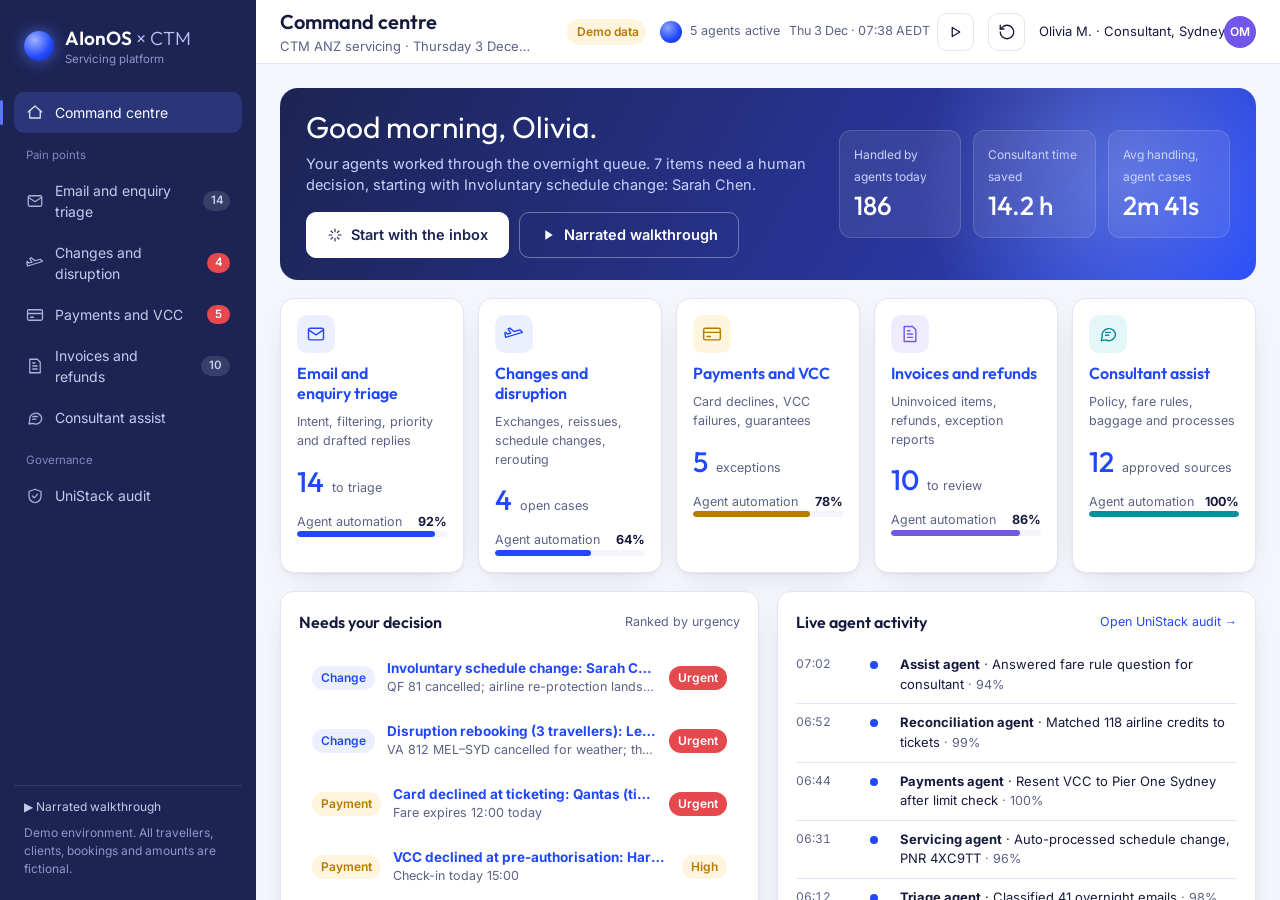
<file: index.html>
<!DOCTYPE html>
<html lang="en">
<head>
<meta charset="utf-8">
<meta name="viewport" content="width=device-width,initial-scale=1">
<title>CTM Servicing Platform · powered by AIonOS</title>
<link rel="stylesheet" href="assets/css/app.css">
</head>
<body>
<aside class="side" aria-label="Main navigation">
  <div class="brand"><div class="mark"></div><div><b>AIonOS</b> <span>× CTM</span><small>Servicing platform</small></div></div>
  <nav id="nav"></nav>
  <div class="sp"></div>
  <div class="sidefoot">
    <a href="walkthrough/">▶ Narrated walkthrough</a>
    <span>Demo environment. All travellers, clients, bookings and amounts are fictional.</span>
  </div>
</aside>
<div class="wrap">
  <header class="top">
    <div><h1 id="title">Command centre</h1><div class="crumb" id="crumb"></div></div>
    <div class="sp"></div>
    <span class="envpill">Demo data</span>
    <span class="agentpill"><span class="orb"></span>5 agents active</span>
    <span class="clock" id="clock"></span>
    <button class="iconbtn" id="bSpeed" title="Agent speed"></button>
    <button class="iconbtn" id="bReset" title="Reset demo"></button>
    <div class="who"><span>Olivia M. · Consultant, Sydney</span><div class="av" style="background:#7357E8">OM</div></div>
  </header>
  <main id="main"></main>
</div>
<div class="toasts" id="toasts" aria-live="polite"></div>
<script src="assets/js/data.js"></script>
<script src="assets/js/core.js"></script>
<script src="assets/js/home.js"></script>
<script src="assets/js/inbox.js"></script>
<script src="assets/js/changes.js"></script>
<script src="assets/js/payments.js"></script>
<script src="assets/js/recon.js"></script>
<script src="assets/js/assist.js"></script>
<script src="assets/js/audit.js"></script>
<script>App.start()</script>
</body>
</html>
</file>
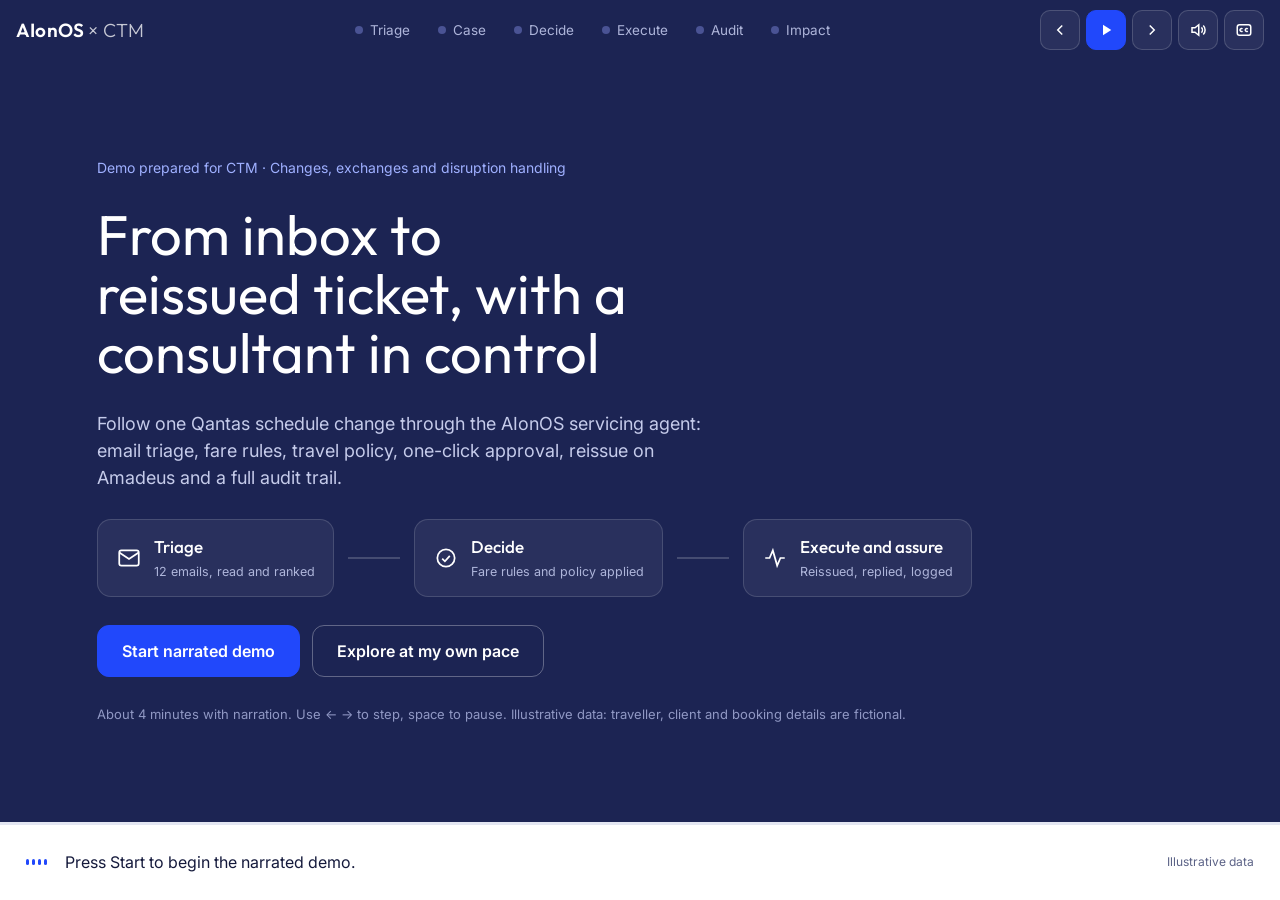
<file: walkthrough/index.html>
<!DOCTYPE html>
<html lang="en">
<head>
<meta charset="utf-8">
<meta name="viewport" content="width=device-width,initial-scale=1">
<title>AIonOS × CTM Servicing Agent</title>
<link rel="preconnect" href="https://fonts.googleapis.com">
<link href="https://fonts.googleapis.com/css2?family=Outfit:wght@300;400;500;600;700&family=Inter:wght@400;500;600&family=JetBrains+Mono:wght@400;500&display=swap" rel="stylesheet">
<style>
/* VOICE: calm, precise, premium enterprise product; few hues, lots of air
   IDEA: a real CTM servicing desk where an agent quietly does the work, narrated like a keynote demo
   PICTURE: the app itself, plus one trip timeline that shows the missed meeting and the fix
   COLOUR and TYPE: AIonOS navy #1C2453 and signal blue #2148FB on white; Outfit for titles, Inter for UI, JetBrains Mono for PNRs
   LAYOUT: navy top bar with stage stepper, app window centre, caption bar with progress at the foot */
:root{color-scheme:light dark;
--navy:#1C2453;--blue:#2148FB;--blue2:#5B78FC;--mist:#ECEFFE;
--bg:light-dark(#F3F5FB,#0B1029);--card:light-dark(#FFFFFF,#151B3E);--ink:light-dark(#151A3C,#E8EBFA);
--muted:light-dark(#5B6286,#9DA5CB);--line:light-dark(#E3E6F2,#283062);--soft:light-dark(#F2F4FC,#1B2249);
--tint:light-dark(#ECEFFE,#1E2A6B);--red:#E5484D;--redt:light-dark(#FDECEC,#3A1A26);--amber:#B77900;--ambert:light-dark(#FFF5DE,#3A2E12);
--green:#13955D;--greent:light-dark(#E5F6EE,#123428);--violet:#7357E8;--violett:light-dark(#F0ECFF,#2A2154);--teal:#0B8E9B;--tealt:light-dark(#E3F6F8,#0F3238);
--shadow:0 1px 2px rgba(20,26,60,.06),0 12px 32px -12px rgba(20,26,60,.18)}
:root[data-theme=light]{color-scheme:light}:root[data-theme=dark]{color-scheme:dark}
*{box-sizing:border-box;min-width:0}
html,body{height:100%}
body{margin:0;background:var(--bg);color:var(--ink);font:15px/1.5 Inter,system-ui,sans-serif;overflow:hidden;display:grid;grid-template-rows:60px minmax(0,1fr) auto}
.noanim *{transition:none!important;animation:none!important}
button{font:inherit;cursor:pointer;color:inherit}
button:focus-visible,[tabindex]:focus-visible{outline:2px solid var(--blue2);outline-offset:2px}
h1,h2,h3{font-family:Outfit,Inter,sans-serif;font-weight:500;margin:0;text-wrap:balance}
.mono{font-family:"JetBrains Mono",ui-monospace,monospace}
/* top bar */
.top{background:var(--navy);color:#fff;display:flex;align-items:center;gap:16px;padding:0 16px}
.brand{font-family:Outfit;font-size:19px;font-weight:600;white-space:nowrap;letter-spacing:.2px}
.brand span{font-weight:300;opacity:.75}
.stepper{flex:1;display:flex;justify-content:center;gap:4px;overflow:hidden}
.stg{background:none;border:0;color:#AEB5DA;padding:7px 12px;border-radius:999px;font-size:13.5px;display:flex;align-items:center;gap:7px;white-space:nowrap;min-height:36px}
.stg i{width:8px;height:8px;border-radius:50%;background:#4A5394;flex:none;transition:.3s}
.stg.done i{background:var(--blue2)}.stg.on{background:rgba(255,255,255,.1);color:#fff}.stg.on i{background:#fff;box-shadow:0 0 0 4px rgba(91,120,252,.45)}
.ctrls{display:flex;gap:6px}
.cb{width:40px;height:40px;border-radius:10px;border:1px solid rgba(255,255,255,.16);background:rgba(255,255,255,.06);display:grid;place-items:center;color:#fff}
.cb:hover{background:rgba(255,255,255,.14)}.cb svg{width:18px;height:18px}.cb.off{opacity:.45}
.cb.play{background:var(--blue);border-color:var(--blue)}
/* stage */
main{position:relative;overflow:hidden;padding:18px clamp(12px,2vw,28px)}
.app{position:absolute;inset:18px clamp(12px,2vw,28px);background:var(--card);border:1px solid var(--line);border-radius:16px;box-shadow:var(--shadow);display:grid;grid-template-rows:52px minmax(0,1fr);overflow:hidden;transition:opacity .5s,transform .5s}
.app.hide{opacity:0;transform:scale(.985);pointer-events:none}
.abar{display:flex;align-items:center;gap:14px;padding:0 18px;border-bottom:1px solid var(--line)}
.abar b{font-family:Outfit;font-weight:600;font-size:16px}
.pill{font-size:12px;padding:3px 9px;border-radius:999px;background:var(--tint);color:var(--blue);font-weight:600;white-space:nowrap}
.abar .sp{flex:1}
.who{display:flex;align-items:center;gap:8px;font-size:13px;color:var(--muted);white-space:nowrap}
.av{width:30px;height:30px;border-radius:50%;display:grid;place-items:center;font-size:12px;font-weight:600;color:#fff;background:var(--slate,#4A5175);flex:none}
.abody{position:relative;overflow:hidden}
.view{position:absolute;inset:0;overflow:auto;padding:18px;opacity:0;transform:translateY(10px);transition:opacity .45s,transform .45s;pointer-events:none}
.view.on{opacity:1;transform:none;pointer-events:auto}
.full{position:absolute;inset:0;opacity:0;pointer-events:none;transition:opacity .6s;background:var(--navy);color:#fff;overflow:auto}
.full.on{opacity:1;pointer-events:auto}
/* cards & common */
.card{background:var(--card);border:1px solid var(--line);border-radius:14px;padding:16px}
.ct{font-family:Outfit;font-size:15px;font-weight:600;margin:0 0 10px;display:flex;align-items:center;gap:8px}
.ct small{font-family:Inter;font-weight:400;color:var(--muted);font-size:12.5px;margin-left:auto}
.lbl{font-size:12.5px;color:var(--muted)}
.rise{opacity:0;transform:translateY(8px);transition:opacity .45s,transform .45s}
.rise.in{opacity:1;transform:none}
.chip{font-size:12px;font-weight:600;padding:3px 9px;border-radius:999px;white-space:nowrap;display:inline-flex;align-items:center;gap:5px}
.c-chg{background:var(--tint);color:var(--blue)}.c-pay{background:var(--ambert);color:var(--amber)}.c-fin{background:var(--violett);color:var(--violet)}.c-kb{background:var(--tealt);color:var(--teal)}.c-none{background:var(--soft);color:var(--muted)}
.p-Urgent{background:var(--red);color:#fff}.p-High{background:var(--ambert);color:var(--amber)}.p-Normal{background:var(--soft);color:var(--ink)}.p-Low{background:var(--soft);color:var(--muted)}
@media (prefers-color-scheme:dark){:root:not([data-theme=light]) .c-chg{color:#9FB2FF}}
:root[data-theme=dark] .c-chg{color:#9FB2FF}
/* triage */
.tri{display:grid;grid-template-columns:minmax(0,1fr) 300px;gap:18px;min-height:100%}
.stats{display:grid;grid-template-columns:repeat(4,minmax(0,1fr));gap:10px;margin-bottom:14px}
.stat{background:var(--soft);border-radius:12px;padding:10px 14px}
.stat b{display:block;font-family:Outfit;font-size:28px;font-weight:500;line-height:1.1}
.stat.hl{background:var(--blue);color:#fff}.stat.hl .lbl{color:#DCE3FF}
.list{position:relative}
.mail{position:absolute;left:0;right:0;height:58px;display:grid;grid-template-columns:34px minmax(0,1fr) auto;gap:12px;align-items:center;padding:0 12px;border-radius:10px;border:1px solid transparent;transition:transform .7s cubic-bezier(.2,.8,.2,1),opacity .5s,background .4s,border-color .4s}
.mail:hover{background:var(--soft)}
.mail .t1{display:flex;gap:8px;align-items:baseline;font-size:14px}.mail .t1 b{font-weight:600;white-space:nowrap;overflow:hidden;text-overflow:ellipsis}
.mail .t1 time{margin-left:auto;color:var(--muted);font-size:12px;flex:none}
.mail .t2{font-size:13px;color:var(--muted);white-space:nowrap;overflow:hidden;text-overflow:ellipsis}
.mail .t2 em{font-style:normal;color:var(--ink)}
.mail .tags{display:flex;gap:6px;align-items:center}
.mail .tags .chip{opacity:0;transform:scale(.8);transition:.35s}
.mail.tagged .tags .ci,.mail.ranked .tags .cp{opacity:1;transform:none}
.mail.scan{background:var(--tint)}
.mail.muted{opacity:.45}.mail.gone{opacity:0}
.mail.top1{border-color:var(--red);background:var(--redt)}
.mergetag{display:none;font-size:11.5px;color:var(--muted)}.mail.hasmerge .mergetag{display:inline}
.grp{position:absolute;left:12px;right:12px;height:30px;display:flex;align-items:center;font-size:12.5px;color:var(--muted);border-top:1px dashed var(--line);opacity:0;transition:opacity .5s,transform .7s}
.grp.in{opacity:1}
.log{display:flex;flex-direction:column;gap:8px}
.li{display:grid;grid-template-columns:20px minmax(0,1fr);gap:8px;font-size:13px;opacity:0;transform:translateX(8px);transition:.4s}
.li.in{opacity:1;transform:none}
.ok{width:18px;height:18px;border-radius:50%;background:var(--greent);color:var(--green);display:grid;place-items:center;font-size:11px;font-weight:700;margin-top:1px}
.ok.run{background:none;border:2px solid var(--tint);border-top-color:var(--blue);animation:spin .8s linear infinite;color:transparent}
.ok.warn{background:var(--ambert);color:var(--amber)}.ok.bad{background:var(--redt);color:var(--red)}
@keyframes spin{to{transform:rotate(360deg)}}
.li small{display:block;color:var(--muted);font-size:12px}
.agent-h{display:flex;align-items:center;gap:10px;margin-bottom:12px}
.orb{width:30px;height:30px;border-radius:50%;background:radial-gradient(circle at 35% 30%,#8EA4FF,var(--blue) 60%,#1530B8);box-shadow:0 0 0 0 rgba(33,72,251,.4);animation:pulse 2.4s infinite;flex:none}
@keyframes pulse{70%{box-shadow:0 0 0 10px rgba(33,72,251,0)}100%{box-shadow:0 0 0 0 rgba(33,72,251,0)}}
/* case */
.case{display:grid;grid-template-columns:minmax(0,.9fr) minmax(0,1.35fr) minmax(0,1fr);gap:16px}
.col{display:flex;flex-direction:column;gap:16px}
.em h3{font-size:17px;line-height:1.3;margin:6px 0 10px}
.em p{margin:0 0 9px;font-size:14px}
.em .from{display:flex;gap:10px;align-items:center;font-size:13px}
mark{background:light-dark(#FFF0B8,#5A4A12);color:inherit;border-radius:3px;padding:0 2px;transition:background .6s}
mark.off{background:transparent}
.pnr{background:#0F1533;color:#CFD6FF;border-radius:10px;padding:12px 14px;font-size:12px;line-height:1.7;overflow-x:auto;white-space:pre;min-height:170px}
.pnr span{display:block;opacity:0;transition:opacity .25s}.pnr span.in{opacity:1}
.pnr .x{color:#FF8A8E}.pnr .k{color:#9FE3B8}.pnr .h{color:#8D96C7}
.fig{position:relative;height:240px}.fig>svg{position:absolute;inset:0;width:100%;height:100%;overflow:visible}
.tl-bar{transition:opacity .5s}
.callout{display:flex;gap:10px;align-items:flex-start;background:var(--redt);border-radius:10px;padding:10px 12px;font-size:13.5px}
.callout b{color:var(--red)}
.kv{display:grid;grid-template-columns:auto minmax(0,1fr);gap:4px 12px;font-size:13px}.kv dt{color:var(--muted)}.kv dd{margin:0}
.rule{display:grid;grid-template-columns:20px minmax(0,1fr) auto;gap:8px;align-items:start;padding:8px 0;border-top:1px solid var(--line);font-size:13.5px;opacity:.25;transition:opacity .4s}
.rule:first-of-type{border-top:0}.rule.in{opacity:1}
.rule .r{font-size:12px;font-weight:600;white-space:nowrap}
/* decide */
.dec{display:grid;grid-template-columns:minmax(0,1fr);gap:16px}
.opts{display:grid;grid-template-columns:repeat(3,minmax(0,1fr));gap:14px}
.opt{position:relative;border:1px solid var(--line);border-radius:14px;padding:16px;background:var(--card);transition:opacity .5s,transform .5s,border-color .4s,box-shadow .4s}
.opt.best{border:2px solid var(--blue);box-shadow:0 10px 30px -14px rgba(33,72,251,.55)}
.opt .rk{position:absolute;top:-11px;left:14px;font-size:11.5px;font-weight:600;padding:2px 10px;border-radius:999px;background:var(--blue);color:#fff}
.opt .rk.g{background:var(--soft);color:var(--muted);border:1px solid var(--line)}
.opt h3{font-size:20px;display:flex;align-items:baseline;gap:8px}.opt h3 small{font-family:Inter;font-size:12.5px;color:var(--muted);font-weight:400}
.times{display:flex;align-items:center;gap:10px;margin:8px 0 12px;font-family:Outfit;font-size:22px;white-space:nowrap}
.times i{flex:1;height:1px;background:var(--line);position:relative;min-width:20px}
.times i::after{content:"";position:absolute;right:0;top:-3px;border:3.5px solid transparent;border-left:6px solid var(--muted)}
.times small{display:block;font-family:Inter;font-size:11.5px;color:var(--muted)}
.facts{display:grid;gap:6px;font-size:13px}
.facts div{display:flex;justify-content:space-between;gap:10px}.facts span:first-child{color:var(--muted)}
.facts .g{color:var(--green);font-weight:600}.facts .a{color:var(--amber);font-weight:600}
.why{margin-top:10px;padding-top:10px;border-top:1px solid var(--line);font-size:12.5px;color:var(--muted)}
.approve{display:flex;align-items:center;gap:14px;flex-wrap:wrap;border-radius:14px;padding:14px 16px;background:var(--soft)}
.approve .txt{flex:1;min-width:220px;font-size:14px}
.btn{min-height:44px;padding:0 18px;border-radius:10px;border:1px solid var(--line);background:var(--card);font-weight:600;font-size:14px;white-space:nowrap}
.btn.pri{background:var(--blue);border-color:var(--blue);color:#fff}
.btn.pri:hover{background:#1638D8}
.btn.done{background:var(--green);border-color:var(--green)}
/* execute */
.exe{display:grid;grid-template-columns:minmax(0,1fr) minmax(0,1fr);gap:16px}
.task{display:grid;grid-template-columns:22px minmax(0,1fr);gap:10px;padding:10px 0;border-top:1px solid var(--line);opacity:.3;transition:opacity .4s}
.task:first-of-type{border-top:0}.task.in{opacity:1}
.task b{font-weight:600;font-size:14px}.task small{display:block;color:var(--muted);font-size:12.5px}
.term{background:#0F1533;color:#B9C3F5;border-radius:10px;padding:12px 14px;font-size:12px;line-height:1.7;min-height:120px;white-space:pre-wrap}
.term .p{color:#6E7BC4}
.tabs{display:flex;gap:6px;margin-bottom:12px}
.tab{min-height:36px;padding:0 14px;border-radius:999px;border:1px solid var(--line);background:none;font-size:13px}
.tab.on{background:var(--ink);color:var(--card);border-color:var(--ink)}
.msg{font-size:14px;line-height:1.6}.msg p{margin:0 0 10px}
.wa{max-width:360px;background:light-dark(#E7F8E9,#173A24);border-radius:12px 12px 12px 4px;padding:10px 12px;font-size:14px;line-height:1.5}
.wa small{display:block;text-align:right;color:var(--muted);font-size:11px}
.flight{display:grid;grid-template-columns:repeat(3,auto);justify-content:start;gap:4px 22px;background:var(--soft);border-radius:10px;padding:10px 14px;margin:6px 0 12px;font-size:13px}
.flight b{font-family:Outfit;font-size:16px;font-weight:600}
/* audit */
.aud{display:grid;grid-template-columns:minmax(0,1fr) 290px;gap:16px}
.tiles{display:grid;grid-template-columns:repeat(5,minmax(0,1fr));gap:10px;margin-bottom:16px}
.tile{background:var(--soft);border-radius:12px;padding:10px 14px}.tile b{display:block;font-family:Outfit;font-size:24px;font-weight:500;white-space:nowrap}
table{width:100%;border-collapse:collapse;font-size:13px}
th{text-align:left;font-weight:500;color:var(--muted);font-size:12px;padding:6px 8px;border-bottom:1px solid var(--line)}
td{padding:8px;border-bottom:1px solid var(--line);vertical-align:top}
td.n,th.n{text-align:right;white-space:nowrap;font-variant-numeric:tabular-nums}
td.tm{white-space:nowrap;font-variant-numeric:tabular-nums;color:var(--muted)}
tbody tr{opacity:0;transition:opacity .35s}tbody tr.in{opacity:1}
tr.human td{background:var(--greent)}
.act{display:inline-flex;align-items:center;gap:6px;white-space:nowrap}
.dot{width:7px;height:7px;border-radius:50%;background:var(--blue);flex:none}.human .dot{background:var(--green)}
.pass dl{display:grid;grid-template-columns:auto minmax(0,1fr);gap:6px 12px;font-size:13px;margin:0}.pass dt{color:var(--muted)}.pass dd{margin:0;text-align:right}
.rb{display:flex;gap:8px;margin-top:14px;flex-wrap:wrap}
.rbnote{font-size:12.5px;color:var(--muted);margin-top:10px;min-height:18px}
/* intro & impact */
.hero{min-height:100%;display:grid;align-content:center;gap:28px;padding:clamp(24px,5vw,64px) clamp(20px,6vw,90px);max-width:1240px;margin:0 auto}
.hero h1{font-size:clamp(34px,4.6vw,56px);line-height:1.05;font-weight:400;max-width:15ch}
.hero p.lead{font-size:18px;color:#C5CBEA;max-width:58ch;margin:0}
.eyb{color:#9FB0FF;font-size:14px}
.flow{display:grid;grid-template-columns:repeat(5,auto);align-items:center;justify-content:start;gap:14px}
.node{display:flex;align-items:center;gap:12px;background:rgba(255,255,255,.06);border:1px solid rgba(255,255,255,.14);border-radius:14px;padding:14px 18px;transition:.5s}
.node svg{width:26px;height:26px;flex:none}
.node b{display:block;font-family:Outfit;font-weight:500;font-size:17px}.node small{color:#AEB5DA;font-size:12.5px}
.node.lit{background:var(--blue);border-color:var(--blue2);box-shadow:0 12px 40px -10px rgba(33,72,251,.8)}
.wire{width:52px;height:2px;background:rgba(255,255,255,.18);position:relative;overflow:hidden}
.wire::after{content:"";position:absolute;inset:0;background:var(--blue2);transform:translateX(-100%);transition:transform .8s}
.wire.lit::after{transform:none}
.cta{display:flex;gap:12px;flex-wrap:wrap}
.btn.big{min-height:52px;padding:0 24px;font-size:16px;border-radius:12px}
.btn.ghost{background:transparent;color:#fff;border-color:rgba(255,255,255,.3)}
.fine{font-size:13px;color:#9098C4}
.imp{display:grid;grid-template-columns:minmax(0,1.15fr) minmax(0,1fr);gap:clamp(20px,4vw,56px);align-items:start}
.cmp{display:grid;gap:18px;margin-top:8px}
.cmp .row{display:grid;gap:6px}.cmp .row div:first-child{display:flex;justify-content:space-between;font-size:14px;color:#C5CBEA}
.cmp .row b{font-family:Outfit;font-size:26px;font-weight:500;color:#fff}
.track{height:14px;border-radius:999px;background:rgba(255,255,255,.08);overflow:hidden}
.fill{height:100%;width:0;border-radius:999px;background:#7C86B8;transition:width 1.4s cubic-bezier(.2,.8,.2,1)}
.fill.b{background:linear-gradient(90deg,var(--blue),var(--blue2))}
.proof{display:grid;gap:12px}
.pc{background:rgba(255,255,255,.06);border:1px solid rgba(255,255,255,.12);border-radius:14px;padding:16px 18px}
.pc b{font-family:Outfit;font-size:34px;font-weight:500;display:block;line-height:1.1}
.pc span{color:#C5CBEA;font-size:14px}
.pains{display:flex;flex-wrap:wrap;gap:8px;margin-top:4px}
.pains span{font-size:13px;padding:6px 12px;border-radius:999px;border:1px solid rgba(255,255,255,.2);color:#C5CBEA}
.pains span.y{background:rgba(91,120,252,.22);border-color:var(--blue2);color:#fff}
.closecard{background:#fff;color:var(--navy);border-radius:16px;padding:20px 22px}
.closecard h2{font-size:26px;line-height:1.15;margin-bottom:6px}
.closecard p{margin:0;color:#4A5175}
/* caption bar */
.cap{background:var(--card);border-top:1px solid var(--line);position:relative;padding:14px clamp(14px,2vw,28px);display:grid;grid-template-columns:auto minmax(0,1fr) auto;gap:18px;align-items:center;min-height:78px}
.cap.hidecap .ctext{visibility:hidden}
.prog{position:absolute;left:0;right:0;top:-1px;height:3px;background:var(--line)}
.prog i{position:absolute;left:0;top:0;bottom:0;background:var(--blue);transition:width .25s linear}
.sn{font-size:12.5px;color:var(--muted);white-space:nowrap}
.ctext{font-size:16px;line-height:1.5;max-width:110ch;transition:opacity .3s}
.wave{display:flex;gap:3px;align-items:center;height:22px}
.wave i{width:3px;border-radius:2px;background:var(--blue);height:6px}
.speaking .wave i{animation:wv 1s ease-in-out infinite}
.wave i:nth-child(2){animation-delay:.15s}.wave i:nth-child(3){animation-delay:.3s}.wave i:nth-child(4){animation-delay:.45s}
@keyframes wv{50%{height:20px}}
.note{font-size:12px;color:var(--muted);white-space:nowrap}
/* cursor */
.cur{position:fixed;left:0;top:0;width:22px;height:22px;z-index:50;pointer-events:none;opacity:0;transition:transform 1s cubic-bezier(.3,.7,.2,1),opacity .3s}
.cur.on{opacity:1}
.cur::after{content:"";position:absolute;left:-14px;top:-14px;width:28px;height:28px;border-radius:50%;background:rgba(33,72,251,.35);transform:scale(0);opacity:0}
.cur.click::after{animation:rip .6s}
@keyframes rip{0%{transform:scale(.2);opacity:1}100%{transform:scale(1.8);opacity:0}}
@media (max-width:1100px){.case{grid-template-columns:minmax(0,1fr) minmax(0,1fr)}.case .col:last-child{grid-column:1/-1}.tri,.aud{grid-template-columns:minmax(0,1fr)}.tiles{grid-template-columns:repeat(3,minmax(0,1fr))}}
@media (max-width:900px){.stg span{display:none}.stg{padding:7px 9px}.opts,.exe,.imp{grid-template-columns:minmax(0,1fr)}.who span{display:none}.note{display:none}.cap{grid-template-columns:minmax(0,1fr) auto}.sn{display:none}}
@media (max-width:640px){body{overflow:auto;height:auto;min-height:100%;grid-template-rows:auto minmax(640px,1fr) auto}.top{flex-wrap:wrap;padding:10px 12px}.stepper{order:3;flex-basis:100%;justify-content:flex-start;overflow-x:auto}.case{grid-template-columns:minmax(0,1fr)}.stats{grid-template-columns:repeat(2,minmax(0,1fr))}.tiles{grid-template-columns:repeat(2,minmax(0,1fr))}.mail .t2,.mail .cp,.mail .mergetag,.mail .t1 time{display:none!important}.em .from{flex-wrap:wrap}.flow{grid-template-columns:minmax(0,1fr)}.wire{width:2px;height:22px;margin-left:30px}.ctext{font-size:15px}.abar .pill{display:none}}
@media (prefers-reduced-motion:reduce){*{transition-duration:.01ms!important;animation:none!important}}
</style>
</head>
<body>
<header class="top">
  <div class="brand">AIonOS <span>× CTM</span></div>
  <nav class="stepper" id="stepper" aria-label="Demo stages"></nav>
  <div class="ctrls">
    <button class="cb" id="bPrev" aria-label="Previous step" title="Previous (←)"><svg viewBox="0 0 24 24" fill="none" stroke="currentColor" stroke-width="2"><path d="M15 6l-6 6 6 6"/></svg></button>
    <button class="cb play" id="bPlay" aria-label="Play" title="Play / pause (space)"><svg viewBox="0 0 24 24" fill="currentColor" id="icPlay"><path d="M8 5v14l11-7z"/></svg></button>
    <button class="cb" id="bNext" aria-label="Next step" title="Next (→)"><svg viewBox="0 0 24 24" fill="none" stroke="currentColor" stroke-width="2"><path d="M9 6l6 6-6 6"/></svg></button>
    <button class="cb" id="bVoice" aria-label="Voice on" title="Voice (M)"><svg viewBox="0 0 24 24" fill="none" stroke="currentColor" stroke-width="2"><path d="M4 9v6h4l5 4V5L8 9z"/><path id="vw" d="M16.5 8.5a5 5 0 010 7M19 6a8.5 8.5 0 010 12"/></svg></button>
    <button class="cb" id="bCap" aria-label="Captions on" title="Captions (C)"><svg viewBox="0 0 24 24" fill="none" stroke="currentColor" stroke-width="2"><rect x="3" y="5" width="18" height="14" rx="3"/><path d="M10 10.5a2 2 0 10 0 3M17 10.5a2 2 0 10 0 3"/></svg></button>
  </div>
</header>

<main id="main">
  <!-- INTRO -->
  <section class="full on" id="v-intro">
    <div class="hero">
      <div class="eyb">Demo prepared for CTM · Changes, exchanges and disruption handling</div>
      <h1>From inbox to reissued ticket, with a consultant in control</h1>
      <p class="lead">Follow one Qantas schedule change through the AIonOS servicing agent: email triage, fare rules, travel policy, one-click approval, reissue on Amadeus and a full audit trail.</p>
      <div class="flow" id="flow">
        <div class="node"><svg viewBox="0 0 24 24" fill="none" stroke="currentColor" stroke-width="1.6"><rect x="3" y="5" width="18" height="14" rx="2"/><path d="M3 7l9 6 9-6"/></svg><div><b>Triage</b><small>12 emails, read and ranked</small></div></div>
        <div class="wire"></div>
        <div class="node"><svg viewBox="0 0 24 24" fill="none" stroke="currentColor" stroke-width="1.6"><circle cx="12" cy="12" r="8"/><path d="M8.5 12.5l2.5 2.5 4.5-5"/></svg><div><b>Decide</b><small>Fare rules and policy applied</small></div></div>
        <div class="wire"></div>
        <div class="node"><svg viewBox="0 0 24 24" fill="none" stroke="currentColor" stroke-width="1.6"><path d="M3 12h4l3-7 4 14 3-7h4"/></svg><div><b>Execute and assure</b><small>Reissued, replied, logged</small></div></div>
      </div>
      <div class="cta" id="cta">
        <button class="btn pri big" id="bStart">Start narrated demo</button>
        <button class="btn big ghost" id="bSelf">Explore at my own pace</button>
      </div>
      <div class="fine">About 4 minutes with narration. Use ← → to step, space to pause. Illustrative data: traveller, client and booking details are fictional.</div>
    </div>
  </section>

  <!-- APP -->
  <section class="app hide" id="app">
    <div class="abar">
      <b>CTM Servicing Desk</b><span class="pill">AIonOS agent active</span><span class="sp"></span>
      <div class="who"><span>Olivia M. · Consultant, Sydney</span><div class="av" style="background:#7357E8">OM</div></div>
    </div>
    <div class="abody">
      <div class="view" id="v-triage"></div>
      <div class="view" id="v-case"></div>
      <div class="view" id="v-decide"></div>
      <div class="view" id="v-execute"></div>
      <div class="view" id="v-audit"></div>
    </div>
  </section>

  <!-- IMPACT -->
  <section class="full" id="v-impact"></section>
</main>

<footer class="cap" id="cap">
  <div class="prog"><i id="progAll"></i></div>
  <div class="wave" aria-hidden="true"><i></i><i></i><i></i><i></i></div>
  <div class="ctext" id="ctext" aria-live="polite">Press Start to begin the narrated demo.</div>
  <div><div class="sn" id="sn"></div><div class="note">Illustrative data</div></div>
</footer>
<div class="cur" id="cur"><svg viewBox="0 0 24 24" width="22" height="22"><path d="M4 2l15 9-6.5 1.5L16 20l-3 1.5-3.4-7.4L4 18z" fill="#fff" stroke="#1C2453" stroke-width="1.4" stroke-linejoin="round"/></svg></div>

<script>
{
const STEPS=[{"id": "s0", "scene": "intro", "dur": 19.75, "text": "Welcome. This is the AIonOS servicing agent, running on a typical CTM servicing desk. Over the next few minutes, we'll follow one everyday problem, an airline schedule change, from the moment it lands in the inbox to a reissued ticket. With a consultant in control at every decision."}, {"id": "s1", "scene": "triage", "dur": 11.19, "text": "It's early on Thursday morning, and the shared servicing inbox has filled up overnight. Before a consultant opens a single email, the agent has already read every one of them."}, {"id": "s2", "scene": "triage", "dur": 15.84, "text": "Each message is classified by intent. Schedule changes. Exchanges. A refund enquiry. A virtual card decline from a hotel. And a handful that need no action at all: newsletters, auto-replies, and confirmations."}, {"id": "s3", "scene": "triage", "dur": 19.45, "text": "Non-actionable mail is filtered out, and a duplicate airline notification is merged into the traveller's own request. What remains is ranked by urgency, using departure time, traveller profile, and risk to the trip. Twelve emails become seven cases, and the most urgent one is at the top."}, {"id": "s4", "scene": "case", "dur": 13.78, "text": "Let's open it. Sarah Chen, a finance director at one of CTM's corporate clients, has been moved by Qantas onto tomorrow's flight. She has a nine a.m. meeting in Singapore that she will now miss."}, {"id": "s5", "scene": "case", "dur": 13.8, "text": "The agent retrieves her booking from Amadeus and reads the schedule change. Her flight this morning has been cancelled, and the airline's automatic re-protection lands her in Singapore eight hours after her meeting begins."}, {"id": "s6", "scene": "case", "dur": 14.93, "text": "Next, the fare rules. Because the airline made the change, this is an involuntary change. The agent finds the Qantas waiver, confirms that change fees don't apply, and checks which partner airlines the ticket can be endorsed to."}, {"id": "s7", "scene": "case", "dur": 13.07, "text": "Then, the client's travel policy. Qantas is the preferred carrier. Business class is allowed on flights over six hours. And any extra cost above five hundred dollars needs a manager's approval."}, {"id": "s8", "scene": "decide", "dur": 14.42, "text": "With all of that in hand, the agent searches for alternatives, and ranks three options that still get Sarah to Singapore tonight. Each one shows the arrival time, the cost, its policy status, and the reason for its ranking."}, {"id": "s9", "scene": "decide", "dur": 12.47, "text": "This is where the consultant steps in. Instead of twenty-odd minutes of reading, searching, and calculating, they review one clear recommendation, with the reasoning laid out. One click, to approve."}, {"id": "s10", "scene": "execute", "dur": 11.98, "text": "The agent then does the work. It cancels the old segment, books the new flight, reissues the ticket under the airline waiver, updates the booking record, and flags the change for invoicing."}, {"id": "s11", "scene": "execute", "dur": 7.82, "text": "It also drafts a reply to Sarah, in plain language, with her new flight and seat, ready to send by email or WhatsApp."}, {"id": "s12", "scene": "audit", "dur": 22.91, "text": "Every step is recorded in UniStack. Each action carries a timestamp, the data it used, the model behind the decision, its confidence, and its cost. The consultant's approval is captured, and the whole change can be rolled back with one click. This is how CTM can show that every automated action is transparent, explainable, and reversible."}, {"id": "s13", "scene": "impact", "dur": 20.05, "text": "The result. A case that typically takes a consultant around twenty-five minutes is resolved in under four, with a single human decision. And this isn't new for us. Our ticket reissue automation on Amadeus delivers more than ninety-three percent recommendation accuracy, with twenty-two percent faster resolutions."}, {"id": "s14", "scene": "impact", "dur": 9.64, "text": "So, pick the one flow that matters most to CTM, and we'll prove it on your own data in six to eight weeks, with no commercial commitment. Thank you."}];
const STAGES=[["triage","Triage"],["case","Case"],["decide","Decide"],["execute","Execute"],["audit","Audit"],["impact","Impact"]];
const $=s=>document.querySelector(s), $$=s=>[...document.querySelectorAll(s)];
const MAILS=[
{id:"m1",from:"Sarah Chen",org:"Halcyon Resources",subj:"URGENT: Qantas moved my flight, meeting in Singapore 9am tomorrow",prev:"Hi team, I just got a text from Qantas saying QF 81 today is cancelled…",time:"06:58",intent:"Schedule change",cls:"chg",pri:"Urgent",rank:1,col:"#E5484D"},
{id:"m2",from:"Harbourview Hotel Singapore",subj:"Payment declined: virtual card for reservation HV-55821",prev:"The virtual card provided for arrival 3 Dec was declined at pre-authorisation…",time:"06:41",intent:"VCC exception",cls:"pay",pri:"High",rank:2,col:"#B77900"},
{id:"m3",from:"Amadeus queue 8",subj:"Schedule change: PNR 7KQ2LM, QF 81 03DEC cancelled",prev:"SC notification. Segment 2 UN, replacement segment TK…",time:"06:30",intent:"Schedule change",cls:"chg",merged:1,col:"#4A5175"},
{id:"m4",from:"James O'Neill",org:"Brightline Engineering",subj:"Can I move my Auckland return to Friday?",prev:"Meetings wrapped early, could I fly back Friday instead of Sunday…",time:"06:22",intent:"Exchange request",cls:"chg",pri:"Normal",rank:3,col:"#2148FB"},
{id:"m5",from:"Mark Feldman",subj:"Automatic reply: Trip approval",prev:"I am out of the office until Monday 7 December…",time:"06:15",intent:"Auto-reply",cls:"none",filt:1,col:"#8A90B0"},
{id:"m6",from:"Priya Raman",org:"Northgate Health",subj:"Refund status for my cancelled London trip",prev:"Following up on the refund for my cancelled October trip to London…",time:"05:54",intent:"Refund enquiry",cls:"fin",pri:"Normal",rank:4,col:"#7357E8"},
{id:"m7",from:"Airline partner news",subj:"December fares and lounge updates",prev:"This month: new lounge openings and partner offers…",time:"05:30",intent:"Newsletter",cls:"none",filt:1,col:"#8A90B0"},
{id:"m8",from:"Accounts payable",org:"Halcyon Resources",subj:"November transactions missing from invoice",prev:"Three trips from November don't appear on this month's statement…",time:"05:12",intent:"Reconciliation",cls:"fin",pri:"Normal",rank:5,col:"#7357E8"},
{id:"m9",from:"Daniel Ruiz",org:"Brightline Engineering",subj:"Baggage allowance on my Singapore flight?",prev:"Am I allowed two checked bags on my economy fare…",time:"04:47",intent:"Policy & baggage",cls:"kb",pri:"Low",rank:6,col:"#0B8E9B"},
{id:"m10",from:"Harbourview Hotel Singapore",subj:"Booking confirmed: HV-55907",prev:"We are pleased to confirm your reservation for 8 December…",time:"04:20",intent:"Confirmation",cls:"none",filt:1,col:"#8A90B0"},
{id:"m11",from:"Emma Walsh",org:"Northgate Health",subj:"Do I need a visa for Japan in January?",prev:"I'm travelling to Tokyo for a conference next month…",time:"03:58",intent:"Travel advisory",cls:"kb",pri:"Low",rank:7,col:"#0B8E9B"},
{id:"m12",from:"Events team",subj:"Webinar invitation: travel trends 2027",prev:"Join us for our quarterly travel trends webinar…",time:"02:30",intent:"Newsletter",cls:"none",filt:1,col:"#8A90B0"}];
const ini=n=>n.split(/\s+/).map(w=>w[0]).slice(0,2).join("").toUpperCase();

/* ---------- views ---------- */
const V={};
V.triage=()=>`<div class="tri"><div>
 <div class="stats">
  <div class="stat"><span class="lbl">Received overnight</span><b id="kR">0</b></div>
  <div class="stat"><span class="lbl">Filtered, no action</span><b id="kF">0</b></div>
  <div class="stat"><span class="lbl">Duplicates merged</span><b id="kM">0</b></div>
  <div class="stat hl"><span class="lbl">Cases to work</span><b id="kC">0</b></div></div>
 <div class="ct">Shared servicing inbox <small>servicing.anz@ · Thu 3 Dec, 07:38 AEDT</small></div>
 <div class="list" id="list">${MAILS.map(m=>`<div class="mail rise" id="r-${m.id}"><div class="av" style="background:${m.col}">${ini(m.from)}</div>
  <div><div class="t1"><b>${m.from}${m.org?` <span class="lbl">· ${m.org}</span>`:""}</b><time>${m.time}</time></div><div class="t2"><em>${m.subj}</em> · ${m.prev}</div></div>
  <div class="tags"><span class="mergetag">+1 merged</span><span class="chip ci c-${m.cls}">${m.intent}</span>${m.pri?`<span class="chip cp p-${m.pri}">${m.pri}</span>`:""}</div></div>`).join("")}
  <div class="grp" id="gF">Filtered: 4 emails need no action, filed automatically</div></div>
</div>
<aside class="card" style="align-self:start"><div class="agent-h"><div class="orb"></div><div><b style="font-family:Outfit;font-weight:600">Servicing agent</b><div class="lbl">Reading the inbox</div></div></div>
 <div class="log" id="tlog"></div></aside></div>`;

V.case=()=>`<div class="case">
 <div class="col"><div class="card em rise" id="em"><div class="from"><div class="av" style="background:#E5484D">SC</div><div><b>Sarah Chen</b><div class="lbl">Finance Director, Halcyon Resources · 06:58</div></div><span class="chip p-Urgent" style="margin-left:auto">Urgent</span></div>
  <h3>URGENT: Qantas moved my flight, meeting in Singapore 9am tomorrow</h3>
  <p>Hi team,</p><p>I just got a text from Qantas saying <mark class="off" id="mk1">QF 81 today is cancelled</mark> and they've put me on <mark class="off" id="mk2">tomorrow's flight</mark>. I have a <mark class="off" id="mk3">board meeting in Singapore at 9am tomorrow</mark> that I can't miss.</p><p>Can you get me there tonight? Happy to fly any time today.</p><p>Thanks, Sarah</p></div>
  <div class="card rise" id="cust"><div class="ct">Traveller profile</div><dl class="kv"><dt>Client</dt><dd>Halcyon Resources</dd><dt>Profile</dt><dd>Executive, business class eligible</dd><dt>Loyalty</dt><dd>Qantas Platinum</dd><dt>Seat</dt><dd>Window, forward cabin</dd></dl></div></div>
 <div class="col"><div class="card rise" id="pnrc"><div class="ct">Booking 7KQ2LM <small>Amadeus · retrieved 07:38:06</small></div>
  <div class="pnr mono" id="pnr"></div></div>
  <div class="card rise" id="tlc"><div class="ct">Trip timeline <small>Singapore time (SGT)</small></div><div class="fig" id="tl1" style="height:150px"><svg></svg></div>
  <div class="callout rise" id="conf"><span class="ok bad">!</span><div><b>Conflict:</b> re-protected flight lands 17:00 on 4 Dec, 8 hours after the 09:00 meeting starts.</div></div></div></div>
 <div class="col"><div class="card"><div class="agent-h"><div class="orb"></div><div><b style="font-family:Outfit;font-weight:600">Agent reasoning</b><div class="lbl">Case CS-1042</div></div></div><div class="log" id="clog"></div></div>
  <div class="card rise" id="fare"><div class="ct">Fare rules <small>ZOWAU1 · Business</small></div>
   <div class="rule" id="f1"><span class="ok">✓</span><div>Change initiated by airline: involuntary</div><span class="r" style="color:var(--green)">Waiver applies</span></div>
   <div class="rule" id="f2"><span class="ok">✓</span><div>Voluntary change fee A$450 <small class="lbl">· not charged under waiver</small></div><span class="r">A$0</span></div>
   <div class="rule" id="f3"><span class="ok">✓</span><div>Endorsable to oneworld partners on same day</div><span class="r">QF, BA</span></div></div>
  <div class="card rise" id="pol"><div class="ct">Halcyon travel policy</div>
   <div class="rule" id="p1"><span class="ok">✓</span><div>Preferred carrier</div><span class="r">Qantas</span></div>
   <div class="rule" id="p2"><span class="ok">✓</span><div>Business class on flights over 6 hours <small class="lbl">· SYD–SIN 8h 15m</small></div><span class="r">Allowed</span></div>
   <div class="rule" id="p3"><span class="ok warn">!</span><div>Extra cost over A$500 needs manager approval</div><span class="r" style="color:var(--amber)">Rule</span></div></div></div></div>`;

const OPTS=[
 {k:"A",fl:"QF 1",cr:"Qantas · Business",d:"16:20",a:"21:35",cost:"A$0",costc:"g",costn:"same ticket, waiver",pol:"Compliant",polc:"g",seat:"3A window",why:"Preferred carrier, no extra cost, keeps her Platinum earn. Lands 11h 25m before the meeting.",best:1},
 {k:"B",fl:"BA 16",cr:"British Airways · Business",d:"17:15",a:"22:30",cost:"A$0",costc:"g",costn:"endorsed under waiver",pol:"Compliant",polc:"g",seat:"Aisle only",why:"oneworld partner, endorsable at no cost. Later arrival and not the preferred carrier."},
 {k:"C",fl:"SQ 222",cr:"Singapore Airlines · Business",d:"15:50",a:"21:05",cost:"+A$1,180",costc:"a",costn:"new ticket",pol:"Needs approval",polc:"a",seat:"11A window",why:"Earliest arrival, but needs a new ticket over the A$500 limit and manager approval."}];
V.decide=()=>`<div class="dec">
 <div class="card rise" id="tlc2"><div class="ct">Options that still make the 09:00 meeting <small>Singapore time (SGT) · departures shown in Sydney time on cards</small></div><div class="fig" id="tl2" style="height:250px"><svg></svg></div></div>
 <div class="opts">${OPTS.map((o,i)=>`<div class="opt rise ${o.best?"best":""}" id="o${i}"><span class="rk ${o.best?"":"g"}">${o.best?"Recommended":"Option "+o.k}</span>
  <h3>${o.fl} <small>${o.cr}</small></h3>
  <div class="times"><div>${o.d}<small>SYD · Thu 3 Dec</small></div><i></i><div>${o.a}<small>SIN · same day</small></div></div>
  <div class="facts"><div><span>Fare difference</span><span class="${o.costc}">${o.cost}</span></div><div><span>Basis</span><span>${o.costn}</span></div><div><span>Travel policy</span><span class="${o.polc}">${o.pol}</span></div><div><span>Seat</span><span>${o.seat}</span></div></div>
  <div class="why">${o.why}</div></div>`).join("")}</div>
 <div class="approve rise" id="apr"><div class="av" style="background:#7357E8">OM</div><div class="txt" id="aprTxt"><b>Consultant review.</b> Agent recommends Option A: QF 1 tonight, A$0 under the Qantas waiver, policy compliant. Confidence 94%.</div>
  <button class="btn">Choose another</button><button class="btn">Escalate</button><button class="btn pri" id="bApprove">Approve and reissue</button></div></div>`;

const TASKS=[["Cancel QF 81 · 03 Dec","Segment 2 removed, re-protected QF 81 04 Dec released","XE2,3"],["Book QF 1 · Business · 03 Dec","SYD 16:20 → SIN 21:35, confirmed HK1","SS1J1 · QF1 03DEC SYDSIN"],["Reissue ticket under waiver","081-2457739102 → 081-2457739288 · A$0 collected","FXQ/WVR-QFSC · TTP/RT"],["Assign seat 3A","Window, forward cabin, per profile","ST/3A/P1"],["Update booking record","Remarks added, schedule change queue cleared","RM*SC RESOLVED CS-1042 · QE8"],["Flag change for invoicing","Mid-office updated, A$0 change, no service fee per contract","MID-OFFICE · INV-FLAG"]];
V.execute=()=>`<div class="exe"><div class="card"><div class="ct">Executing approved plan <small>Approved by Olivia M. · 07:40:47</small></div>
 ${TASKS.map((t,i)=>`<div class="task" id="t${i}"><span class="ok run">✓</span><div><b>${t[0]}</b><small>${t[1]}</small></div></div>`).join("")}
 <div class="term mono" id="term" style="margin-top:12px"></div></div>
 <div class="card rise" id="reply"><div class="ct">Reply to Sarah <small>Drafted by agent · ready to send</small></div>
  <div class="tabs"><button class="tab on" data-ch="mail">Email</button><button class="tab" data-ch="wa">WhatsApp</button></div>
  <div id="chMail" class="msg"><p><b>Subject:</b> You're on QF 1 to Singapore tonight</p><p>Hi Sarah,</p><p>Qantas cancelled QF 81 this morning, so we've moved you to tonight's flight. You'll land well before your 9am meeting.</p>
   <div class="flight"><div><span class="lbl">Flight</span><br><b>QF 1</b></div><div><span class="lbl">Sydney</span><br><b>16:20</b></div><div><span class="lbl">Singapore</span><br><b>21:35</b></div><div><span class="lbl">Cabin</span><br>Business</div><div><span class="lbl">Seat</span><br>3A window</div><div><span class="lbl">Cost to Halcyon</span><br>A$0</div></div>
   <p>Your new e-ticket is 081-2457739288 and your hotel has been told about the later arrival. Reply here if you need anything else.</p><p>Kind regards,<br>Olivia, CTM</p></div>
  <div id="chWa" hidden><div class="wa">Hi Sarah, it's Olivia from CTM. Qantas cancelled QF 81, so you're now on <b>QF 1 tonight</b>: SYD 16:20 → SIN 21:35, Business, seat 3A. No extra cost. New e-ticket 081-2457739288. Safe travels!<small>07:41 ✓✓</small></div></div>
  <div style="display:flex;gap:8px;margin-top:14px;flex-wrap:wrap"><button class="btn pri" id="bSend">Send to Sarah</button><button class="btn">Edit</button></div><div class="rbnote" id="sendNote"></div></div></div>`;

const AUD=[["07:38:02","Read 12 inbox emails","Intent classifier","98%","0.004"],["07:38:04","Classified: involuntary schedule change","Intent classifier","97%","0.001"],["07:38:04","Merged Amadeus SC notice into case","Rules engine","100%","—"],["07:38:06","Retrieved PNR 7KQ2LM","Amadeus API","—","—"],["07:38:09","Detected meeting conflict (+8h 00m)","Reasoning LLM","99%","0.006"],["07:38:12","Applied Qantas schedule-change waiver","Fare rules RAG","96%","0.009"],["07:38:14","Checked Halcyon travel policy","Policy RAG","99%","0.005"],["07:38:21","Ranked 3 options","Reasoning LLM","94%","0.018"],["07:40:47","Approved option A","Olivia M., consultant","Human","—",1],["07:40:49","Reissued ticket 081-2457739288","Amadeus API","—","—"],["07:40:52","Drafted traveller reply","Reasoning LLM","95%","0.012"],["07:41:40","Flagged change for invoicing","Mid-office API","—","—"]];
V.audit=()=>`<div class="aud"><div>
 <div class="ct" style="font-size:17px">UniStack · run trace for case CS-1042 <small>Every action logged, scored and costed</small></div>
 <div class="tiles"><div class="tile"><span class="lbl">End to end</span><b>3m 38s</b></div><div class="tile"><span class="lbl">Actions</span><b>12</b></div><div class="tile"><span class="lbl">Human decisions</span><b>1</b></div><div class="tile"><span class="lbl">Avg confidence</span><b>97%</b></div><div class="tile"><span class="lbl">Model cost</span><b>A$0.06</b></div></div>
 <div class="card" style="padding:6px 8px;overflow-x:auto"><table><thead><tr><th>Time</th><th>Action</th><th>Model or actor</th><th class="n">Confidence</th><th class="n">Cost A$</th></tr></thead>
 <tbody>${AUD.map(r=>`<tr class="${r[5]?"human":""}"><td class="tm">${r[0]}</td><td><span class="act"><span class="dot"></span>${r[1]}</span></td><td>${r[2]}</td><td class="n">${r[3]}</td><td class="n">${r[4]}</td></tr>`).join("")}</tbody></table></div></div>
 <aside style="display:flex;flex-direction:column;gap:16px"><div class="card pass rise" id="pass"><div class="ct">AI passport</div><dl><dt>Agent</dt><dd>Servicing agent v2.3</dd><dt>Owner</dt><dd>CTM ANZ servicing</dd><dt>Models</dt><dd>Model-agnostic, via AI gateway</dd><dt>Last evaluation</dt><dd>27 Nov 2026</dd><dt>Data stays in</dt><dd>Australia</dd><dt>Autonomy</dt><dd>Human approves changes</dd></dl></div>
 <div class="card rise" id="rbc"><div class="ct">Reversible by design</div><div class="lbl" style="font-size:13.5px">Roll back restores the original booking and ticket, and keeps the full record.</div>
  <div class="rb"><button class="btn" id="bReplay">Replay run</button><button class="btn" id="bRoll">Roll back change</button></div><div class="rbnote" id="rbNote"></div></div></aside></div>`;

V.impact=()=>`<div class="hero"><div class="eyb">What this means for cost per transaction</div>
 <div class="imp"><div><h1 style="max-width:18ch;margin-bottom:26px">One schedule change: about 25 minutes of work, now under 4</h1>
  <div class="cmp"><div class="row"><div><span>Consultant handling today, typical</span><b>~25 min</b></div><div class="track"><div class="fill" id="b1"></div></div></div>
  <div class="row"><div><span>With the AIonOS servicing agent</span><b>3m 38s</b></div><div class="track"><div class="fill b" id="b2"></div></div></div>
  <div class="row"><div><span>Human effort</span><b>1 decision</b></div></div></div>
  <p class="fine" style="margin-top:14px">Timings are indicative for this scenario; CTM-specific baselines are set in the proof of concept.</p></div>
 <div class="proof"><div class="pc rise" id="pr1"><b>93%+</b><span>recommendation accuracy, with 22% faster resolutions: AIonOS ticket reissue automation for Amadeus</span></div>
  <div class="pc rise" id="pr2"><b>30%</b><span>operational cost saving in customer operations for a leading global GDS</span></div>
  <div class="closecard rise" id="close"><h2>Pick one flow. We'll prove it on your data in 6–8 weeks.</h2><p>No commercial commitment, measured on outcomes CTM defines.</p>
   <div class="pains" style="margin-top:12px">${["Changes and disruption","Email triage","Consultant assist","Payment and VCC exceptions","Invoice and refund reconciliation"].map((p,i)=>`<span class="${i<3?"y":""}" style="${i<3?"color:#1C2453;background:#ECEFFE;border-color:#2148FB":"color:#4A5175;border-color:#C9CDE2"}">${i<3?"✓ ":""}${p}</span>`).join("")}</div></div></div></div></div>`;

/* ---------- timeline picture ---------- */
const T0=4,T1=44; // hours from 3 Dec 00:00 SGT
const hh=h=>{const d=h>=24?"4 Dec ":"";const x=h%24;return d+String(Math.floor(x)).padStart(2,"0")+":"+String(Math.round((x%1)*60)).padStart(2,"0")};
function drawTL(box,rows,show){const s=box.querySelector("svg"),W=box.clientWidth,H=box.clientHeight;if(!W)return;
 const L=W<560?70:118,R=W<560?44:84,top=26,bot=26,X=h=>L+(h-T0)/(T1-T0)*(W-L-R),rh=Math.min(40,(H-top-bot)/rows.length);
 const ink=getComputedStyle(document.body).color;let g="";
 (W<560?[12,24,36]:[6,12,18,24,30,36,42]).forEach(h=>{g+=`<line x1="${X(h)}" x2="${X(h)}" y1="${top-6}" y2="${H-bot}" stroke="currentColor" stroke-opacity=".09"/><text x="${X(h)}" y="${H-8}" font-size="11" text-anchor="middle" fill="currentColor" fill-opacity=".55">${h===24?"4 Dec":(h%24)+":00"}</text>`});
 g+=`<text x="${X(24)}" y="13" font-size="11" text-anchor="middle" fill="currentColor" fill-opacity=".55">midnight</text>`;
 g+=`<line x1="${X(4.7)}" x2="${X(4.7)}" y1="${top-6}" y2="${H-bot}" stroke="#2148FB" stroke-dasharray="3 3"/><text x="${X(4.7)+4}" y="${top-10}" font-size="11" fill="#2148FB">now</text>`;
 rows.forEach((r,i)=>{const y=top+i*rh+rh/2,o=show>i?1:0;
  g+=`<g class="tl-bar" opacity="${o}"><text x="${L-10}" y="${y+4}" font-size="${W<560?11:12.5}" text-anchor="end" fill="currentColor" font-weight="${r.b?600:400}">${r.n}</text>
  <rect x="${X(r.d)}" y="${y-8}" width="${Math.max(4,X(r.a)-X(r.d))}" height="16" rx="8" fill="${r.c}" fill-opacity="${r.x?.35:1}"/>
  ${r.x?`<line x1="${X(r.d)}" x2="${X(r.a)}" y1="${y}" y2="${y}" stroke="${ink}" stroke-width="1.5"/>`:""}
  <text x="${X(r.a)+6}" y="${y+4}" font-size="11.5" fill="currentColor" fill-opacity=".75">${W<560?"":"lands "}${hh(r.a)}${r.x?" · cancelled":""}</text></g>`});
 g+=`<line x1="${X(33)}" x2="${X(33)}" y1="${top-6}" y2="${H-bot}" stroke="#E9A23B" stroke-width="2.5"/><rect x="${X(33)-48}" y="2" width="96" height="18" rx="9" fill="#E9A23B"/><text x="${X(33)}" y="15" font-size="11" text-anchor="middle" fill="#1C2453" font-weight="600">Meeting 09:00</text>`;
 s.setAttribute("viewBox",`0 0 ${W} ${H}`);s.innerHTML=g}
const R1=[{n:"QF 81 today",d:8.75,a:17,c:"#8A90B0",x:1},{n:"Re-protected",d:32.75,a:41,c:"#E5484D",b:1}];
const R2=[{n:"Re-protected",d:32.75,a:41,c:"#E5484D"},{n:"A · QF 1",d:13.33,a:21.58,c:"#2148FB",b:1},{n:"B · BA 16",d:14.25,a:22.5,c:"#8EA0F0"},{n:"C · SQ 222",d:12.83,a:21.08,c:"#B9A6FF"}];
const tl={};function tlSet(id,rows,n){tl[id]={rows,n};const b=document.getElementById(id);if(b)drawTL(b,rows,n)}
const ro=new ResizeObserver(()=>{for(const k in tl){const b=document.getElementById(k);if(b)drawTL(b,tl[k].rows,tl[k].n)}});

/* ---------- step effects ---------- */
let INST=false,timers=[],dur=10,cur=-1,scene=null;
function at(f,fn){if(INST){fn();return}const o={fn};o.id=setTimeout(()=>{timers=timers.filter(t=>t!==o);fn()},f*dur*1000);timers.push(o)}
function flush(){const t=timers;timers=[];t.forEach(o=>{clearTimeout(o.id);o.fn()})}
function clearT(){timers.forEach(o=>clearTimeout(o.id));timers=[]}
const show=sel=>{const e=$(sel);if(!e)return;e.classList.add("in");e.scrollIntoView({block:"nearest",behavior:INST?"auto":"smooth"})};
const add=(sel,c="in")=>{const e=typeof sel==="string"?$(sel):sel;e&&e.classList.add(c)};
function count(id,to){const e=document.getElementById(id);if(!e)return;if(INST){e.textContent=to;return}const from=+e.textContent||0,t0=performance.now();const tick=n=>{const p=Math.min(1,(n-t0)/700);e.textContent=Math.round(from+(to-from)*p);if(p<1)requestAnimationFrame(tick)};requestAnimationFrame(tick)}
function logTo(id,html,sub,kind=""){const l=document.getElementById(id);if(!l)return;const d=document.createElement("div");d.className="li";d.innerHTML=`<span class="ok ${kind}">${kind==="bad"||kind==="warn"?"!":"✓"}</span><div>${html}${sub?`<small>${sub}</small>`:""}</div>`;l.appendChild(d);INST?d.classList.add("in"):requestAnimationFrame(()=>requestAnimationFrame(()=>d.classList.add("in")))}
const H=58;
function layout(sorted){const list=$("#list");if(!list)return;let y=0;
 if(!sorted){MAILS.forEach((m,i)=>{$("#r-"+m.id).style.transform=`translateY(${i*H}px)`});list.style.height=MAILS.length*H+"px";$("#gF").style.transform=`translateY(${MAILS.length*H}px)`;return}
 const act=MAILS.filter(m=>m.rank).sort((a,b)=>a.rank-b.rank);
 act.forEach(m=>{$("#r-"+m.id).style.transform=`translateY(${y}px)`;if(m.id==="m1")$("#r-m3").style.transform=`translateY(${y}px) scale(.97)`;y+=H});
 $("#gF").style.transform=`translateY(${y+6}px)`;y+=42;
 MAILS.filter(m=>m.filt).forEach(m=>{$("#r-"+m.id).style.transform=`translateY(${y}px)`;y+=H});list.style.height=y+"px"}
const PNR=[["h","RP/SYDCT2100/SYDCT2100        AA/SU  02DEC26/2214Z   7KQ2LM"],["","  1.CHEN/SARAH MS"],["x","  2  QF  81 J 03DEC 4 SYDSIN UN1  1145 1700  *SC CANCELLED"],["k","  3  QF  81 J 04DEC 5 SYDSIN TK1  1145 1700  *RE-PROTECTED"],["","  4 AP SYD CTM SERVICING - A"],["","  5 TK OK02DEC/SYDCT2100"],["","  6 FA PAX 081-2457739102/ETQF/AUD4280.00/02DEC26"],["","  7 RM *POLICY HALCYON-EXEC *CC HALCYON FIN"]];
const FX={
s0(){const n=$$("#flow .node"),w=$$("#flow .wire");[0,1,2,3,4].forEach(i=>at(.12+i*.17,()=>{(i%2?w[(i-1)/2]:n[i/2]).classList.add("lit")}))},
s1(){count("kR",0);MAILS.forEach((m,i)=>at(.05+i*.055,()=>add("#r-"+m.id)));at(.15,()=>logTo("tlog","Reading 12 emails","Shared ANZ servicing inbox"));at(.8,()=>{count("kR",12);logTo("tlog","Read 12 emails in 2.1 s","Body, attachments and booking references")})},
s2(){MAILS.forEach((m,i)=>at(.05+i*.07,()=>{const r=$("#r-"+m.id);r.classList.add("tagged");r.classList.add("scan");setTimeout(()=>r.classList.remove("scan"),INST?0:500)}));at(.9,()=>logTo("tlog","Intent classified for 12 of 12","6 intents found, 4 need no action"))},
s3(){at(.06,()=>{MAILS.filter(m=>m.filt).forEach(m=>add("#r-"+m.id,"muted"));count("kF",4);logTo("tlog","Filtered 4 non-actionable emails","Newsletters, auto-reply, confirmation filed to booking")});
 at(.26,()=>{add("#r-m3","gone");add("#r-m1","hasmerge");count("kM",1);logTo("tlog","Merged Amadeus notice into Sarah Chen's case","Same PNR 7KQ2LM")});
 at(.45,()=>{layout(true);add("#gF")});at(.62,()=>{MAILS.forEach(m=>add("#r-"+m.id,"ranked"));add("#r-m1","top1");count("kC",7);logTo("tlog","Ranked 7 cases by urgency","Departure time, traveller profile, trip risk")})},
s4(){add("#em");at(.25,()=>{add("#cust");logTo("clog","Intent: involuntary schedule change","Confidence 97%")});at(.45,()=>{$("#mk1").classList.remove("off");$("#mk2").classList.remove("off")});at(.6,()=>logTo("clog","Traveller: Sarah Chen, Halcyon Resources","Executive profile, Qantas Platinum"));at(.75,()=>{$("#mk3").classList.remove("off");logTo("clog","Hard constraint: in Singapore before 09:00, 4 Dec","Taken from the email")})},
s5(){add("#pnrc");const p=$("#pnr");PNR.forEach((l,i)=>at(.04+i*.05,()=>{const s=document.createElement("span");s.className=l[0];s.textContent=l[1]||" ";p.appendChild(s);INST?s.classList.add("in"):requestAnimationFrame(()=>s.classList.add("in"))}));
 at(.1,()=>logTo("clog","Booking retrieved from Amadeus","PNR 7KQ2LM, ticket 081-2457739102"));at(.42,()=>{add("#tlc");tlSet("tl1",R1,1)});at(.55,()=>tlSet("tl1",R1,2));at(.7,()=>{add("#conf");logTo("clog","Re-protection misses the meeting by 8 hours","Action needed today","bad")})},
s6(){show("#fare");["#f1","#f2","#f3"].forEach((s,i)=>at(.2+i*.22,()=>add(s)));at(.3,()=>logTo("clog","Fare rules read: Qantas waiver applies","Involuntary change, no fee"))},
s7(){show("#pol");["#p1","#p2","#p3"].forEach((s,i)=>at(.15+i*.25,()=>add(s)));at(.85,()=>logTo("clog","Policy checked: 2 pass, 1 approval rule","Searching for alternatives"))},
s8(){add("#tlc2");tlSet("tl2",R2,1);[1,2,3].forEach(i=>at(.15+i*.12,()=>tlSet("tl2",R2,i+1)));[0,1,2].forEach(i=>at(.45+i*.13,()=>add("#o"+i)))},
s9(){show("#apr");at(.72,()=>{playing?clickApprove():$("#bApprove").animate([{boxShadow:"0 0 0 0 rgba(33,72,251,.6)"},{boxShadow:"0 0 0 12px rgba(33,72,251,0)"}],{duration:1200,iterations:3})})},
s10(){TASKS.forEach((t,i)=>at(.05+i*.14,()=>{const e=$("#t"+i);e.classList.add("in");const term=$("#term");term.innerHTML+=`<span class="p">› </span>${t[2]}\n`;setTimeout(()=>{e.querySelector(".ok").classList.remove("run")},INST?0:Math.min(900,dur*120))}))},
s11(){add("#reply")},
s12(){$$("#v-audit tbody tr").forEach((r,i)=>at(.04+i*.045,()=>r.classList.add("in")));at(.45,()=>add("#pass"));at(.68,()=>add("#rbc"))},
s13(){at(.1,()=>{$("#b1").style.width="100%"});at(.3,()=>{$("#b2").style.width="14.5%"});at(.55,()=>add("#pr1"));at(.75,()=>add("#pr2"))},
s14(){add("#pr1");add("#pr2");add("#close")}};

function approved(){const b=$("#bApprove");if(!b||b.classList.contains("done"))return;b.classList.add("done");b.textContent="Approved ✓";$("#aprTxt").innerHTML="<b>Approved by Olivia M. at 07:40:47.</b> The agent is reissuing on Amadeus now."}
function clickApprove(){const b=$("#bApprove"),c=$("#cur");if(!b)return;if(INST){approved();return}
 const r=b.getBoundingClientRect();c.style.transform=`translate(${innerWidth*.5}px,${innerHeight*.85}px)`;c.classList.add("on");
 requestAnimationFrame(()=>requestAnimationFrame(()=>{c.style.transform=`translate(${r.left+r.width/2}px,${r.top+r.height/2}px)`}));
 setTimeout(()=>{c.classList.remove("click");void c.offsetWidth;c.classList.add("click");approved()},1100);setTimeout(()=>c.classList.remove("on"),2000)}

/* ---------- scene control ---------- */
const appScenes=["triage","case","decide","execute","audit"];
function showScene(sc){scene=sc;$("#v-intro").classList.toggle("on",sc==="intro");$("#v-impact").classList.toggle("on",sc==="impact");$("#app").classList.toggle("hide",!appScenes.includes(sc));
 appScenes.forEach(s=>$("#v-"+s).classList.toggle("on",s===sc));
 const si=STAGES.findIndex(s=>s[0]===sc);$$(".stg").forEach((b,i)=>{b.classList.toggle("on",i===si);b.classList.toggle("done",i<si)})}
function build(sc){for(const k in tl)delete tl[k];if(sc==="intro"){$$("#flow .lit").forEach(e=>e.classList.remove("lit"));return}
 const v=$("#v-"+sc);v.innerHTML=V[sc]();v.scrollTop=0;if(sc==="triage")layout(false);
 v.querySelectorAll(".fig").forEach(f=>ro.observe(f));if(sc==="case")tlSet("tl1",R1,0);if(sc==="decide")tlSet("tl2",R2,0);bindScene(sc)}
function bindScene(sc){if(sc==="decide")$("#bApprove").onclick=()=>{approved();if(cur===9){clearT();stopMedia();setTimeout(()=>go(10),900)}};
 if(sc==="execute"){$$(".tab").forEach(t=>t.onclick=()=>{$$(".tab").forEach(x=>x.classList.toggle("on",x===t));$("#chMail").hidden=t.dataset.ch!=="mail";$("#chWa").hidden=t.dataset.ch!=="wa"});$("#bSend").onclick=()=>{$("#sendNote").textContent="Demo only: in production this sends through CTM's email or WhatsApp channel and logs to the booking."}}
 if(sc==="audit"){$("#bRoll").onclick=()=>{$("#rbNote").textContent="Demo: roll back would restore QF 81 and ticket 081-2457739102, with a consultant confirm step."};$("#bReplay").onclick=()=>go(1)}}
function instantly(f){INST=true;document.documentElement.classList.add("noanim");try{f()}finally{INST=false;requestAnimationFrame(()=>requestAnimationFrame(()=>document.documentElement.classList.remove("noanim")))}}

let playing=false,voice=true,caps=true,started=false;const audio=new Audio();audio.preload="auto";let endT=null,progT=null,t0=0;
function go(i){if(i<0||i>=STEPS.length)return;started=true;$("#cta").style.visibility="hidden";
 const st=STEPS[i],sc=st.scene;stopMedia();
 if(sc===scene&&i===cur+1)flush();else{clearT();build(sc);instantly(()=>{for(let j=STEPS.findIndex(s=>s.scene===sc);j<i;j++){dur=STEPS[j].dur;FX[STEPS[j].id]()}})}
 cur=i;showScene(sc);dur=st.dur;FX[st.id]();
 $("#ctext").textContent=st.text;$("#sn").textContent=`Step ${i+1} of ${STEPS.length}`;
 startMedia()}
function stopMedia(){audio.pause();clearTimeout(endT);clearInterval(progT);$("#cap").classList.remove("speaking")}
let doneFn=null;
function startMedia(resume){const st=STEPS[cur];if(!resume)t0=performance.now();
 doneFn=()=>{stopMedia();setProg(1);if(playing){if(cur<STEPS.length-1)endT=setTimeout(()=>go(cur+1),650);else{playing=false;syncPlay()}}};
 progT=setInterval(()=>setProg(voice&&!audio.paused?audio.currentTime/st.dur:(performance.now()-t0)/1000/st.dur),200);
 if(voice&&playing){if(!resume||!audio.src.endsWith(`audio/${st.id}.mp3`))audio.src=`audio/${st.id}.mp3`;audio.onended=doneFn;$("#cap").classList.add("speaking");audio.play().catch(()=>{$("#cap").classList.remove("speaking");endT=setTimeout(doneFn,Math.max(.5,st.dur-(resume?audio.currentTime:0))*1000)})}
 else if(playing){endT=setTimeout(doneFn,Math.max(.5,st.dur-(performance.now()-t0)/1000)*1000)}}
function setProg(p){$("#progAll").style.width=((cur+Math.min(1,Math.max(0,p)))/STEPS.length*100)+"%"}
function syncPlay(){$("#bPlay").setAttribute("aria-label",playing?"Pause":"Play");$("#icPlay").innerHTML=playing?'<path d="M7 5h4v14H7zM13 5h4v14h-4z"/>':'<path d="M8 5v14l11-7z"/>'}
function togglePlay(){if(!started){playing=true;syncPlay();go(0);return}
 playing=!playing;syncPlay();if(!playing){stopMedia();flush();pausedAt=performance.now()}else{if(cur>=STEPS.length-1&&audio.ended){go(0)}else if(voice&&audio.ended){go(cur+1)}else{t0+=performance.now()-pausedAt;startMedia(true)}}}
let pausedAt=0;
$("#bStart").onclick=()=>{playing=true;syncPlay();go(0)};
$("#bSelf").onclick=()=>{playing=false;voice=false;syncVoice();syncPlay();go(1)};
$("#bPlay").onclick=togglePlay;
$("#bNext").onclick=()=>go(started?cur+1:0);$("#bPrev").onclick=()=>go(Math.max(0,cur-1));
function syncVoice(){$("#bVoice").classList.toggle("off",!voice);$("#vw").style.display=voice?"":"none";$("#bVoice").setAttribute("aria-label",voice?"Voice on":"Voice off")}
$("#bVoice").onclick=()=>{voice=!voice;syncVoice();if(!voice){audio.pause();$("#cap").classList.remove("speaking");if(playing){clearTimeout(endT);const left=Math.max(.5,STEPS[cur].dur-(performance.now()-t0)/1000);endT=setTimeout(()=>{if(playing)go(cur+1)},left*1000)}}else if(playing&&started)go(cur)};
$("#bCap").onclick=()=>{caps=!caps;$("#cap").classList.toggle("hidecap",!caps);$("#bCap").classList.toggle("off",!caps)};
$("#stepper").innerHTML=STAGES.map(s=>`<button class="stg" data-s="${s[0]}"><i></i><span>${s[1]}</span></button>`).join("");
$$(".stg").forEach(b=>b.onclick=()=>go(STEPS.findIndex(s=>s.scene===b.dataset.s)));
addEventListener("keydown",e=>{if(e.target.closest&&e.target.closest("input,textarea"))return;if(e.key==="ArrowRight"){e.preventDefault();$("#bNext").click()}else if(e.key==="ArrowLeft"){e.preventDefault();$("#bPrev").click()}else if(e.key===" "){e.preventDefault();togglePlay()}else if(e.key==="m"||e.key==="M")$("#bVoice").click();else if(e.key==="c"||e.key==="C")$("#bCap").click()});
showScene("intro");syncVoice();
STEPS.forEach(s=>{const a=new Audio();a.preload="auto";a.src=`audio/${s.id}.mp3`});
}
</script>
</body>
</html>
</file>
<file: assets/css/app.css>
@font-face{font-family:Outfit;src:url(../fonts/outfit.woff2) format("woff2");font-weight:100 900;font-display:swap}
@font-face{font-family:Inter;src:url(../fonts/inter.woff2) format("woff2");font-weight:100 900;font-display:swap}
@font-face{font-family:"JetBrains Mono";src:url(../fonts/jbm.woff2) format("woff2");font-weight:100 900;font-display:swap}
:root{--navy:#1C2453;--navy2:#141A45;--blue:#2148FB;--blue2:#5B78FC;--tint:#ECEFFE;--ink:#151A3C;--muted:#5B6286;--line:#E3E6F2;--soft:#F3F5FB;--bg:#F5F6FB;--card:#fff;
--red:#E5484D;--redt:#FDECEC;--amber:#B77900;--ambert:#FFF5DE;--green:#13955D;--greent:#E5F6EE;--violet:#7357E8;--violett:#F0ECFF;--teal:#0B8E9B;--tealt:#E3F6F8;
--shadow:0 1px 2px rgba(20,26,60,.05),0 10px 30px -14px rgba(20,26,60,.18);--r:14px}
*{box-sizing:border-box;min-width:0}
html,body{height:100%}
body{margin:0;background:var(--bg);color:var(--ink);font:14.5px/1.5 Inter,system-ui,sans-serif;display:grid;grid-template-columns:256px minmax(0,1fr);overflow:hidden}
button{font:inherit;color:inherit;cursor:pointer}
input,textarea,select{font:inherit;color:inherit}
a{color:var(--blue);text-decoration:none}
h1,h2,h3{font-family:Outfit,Inter,sans-serif;font-weight:500;margin:0;text-wrap:balance}
.mono{font-family:"JetBrains Mono",ui-monospace,monospace}
:focus-visible{outline:2px solid var(--blue2);outline-offset:2px}
/* sidebar */
.side{background:var(--navy);color:#fff;display:flex;flex-direction:column;padding:18px 14px;gap:6px;overflow-y:auto}
.brand{display:flex;align-items:center;gap:11px;padding:6px 10px 18px}
.mark{width:30px;height:30px;border-radius:50%;background:radial-gradient(circle at 35% 30%,#9FB2FF,#2148FB 60%,#1430B5);box-shadow:0 0 16px rgba(91,120,252,.7);flex:none}
.brand b{font-family:Outfit;font-size:19px;font-weight:600}.brand span{font-family:Outfit;font-size:19px;font-weight:300;color:#B9C3F5}
.brand small{display:block;font-size:11.5px;color:#8E97C9;font-family:Inter;font-weight:400;margin-top:-2px}
.navh{font-size:11.5px;color:#7F88BD;padding:14px 12px 6px}
.nav{display:flex;align-items:center;gap:11px;padding:10px 12px;border-radius:10px;color:#C5CBEA;font-size:14px;position:relative}
.nav svg{width:18px;height:18px;flex:none;opacity:.85}
.nav:hover{background:rgba(255,255,255,.06);color:#fff}
.nav.on{background:rgba(91,120,252,.22);color:#fff}
.nav.on::before{content:"";position:absolute;left:-14px;top:8px;bottom:8px;width:3px;border-radius:2px;background:var(--blue2)}
.nav .cnt{margin-left:auto;font-size:11.5px;font-weight:600;background:rgba(255,255,255,.12);border-radius:999px;padding:1px 8px}
.nav .cnt.hot{background:var(--red);color:#fff}
.side .sp{flex:1}
.sidefoot{border-top:1px solid rgba(255,255,255,.1);padding:12px 10px 4px;font-size:12px;color:#8E97C9;display:grid;gap:8px}
.sidefoot a{color:#C5CBEA}
/* top */
.wrap{display:grid;grid-template-rows:64px minmax(0,1fr);height:100vh}
.top{display:flex;align-items:center;gap:14px;padding:0 24px;background:var(--card);border-bottom:1px solid var(--line)}
.top h1{font-size:20px;font-weight:600;white-space:nowrap}
.crumb{color:var(--muted);font-size:13px;white-space:nowrap;overflow:hidden;text-overflow:ellipsis}
.top .sp{flex:1}
.envpill{font-size:12px;padding:4px 10px;border-radius:999px;background:var(--ambert);color:var(--amber);font-weight:600;white-space:nowrap}
.agentpill{display:flex;align-items:center;gap:8px;font-size:12.5px;color:var(--muted);white-space:nowrap}
.orb{width:22px;height:22px;border-radius:50%;background:radial-gradient(circle at 35% 30%,#8EA4FF,var(--blue) 60%,#1530B8);animation:pulse 2.4s infinite;flex:none}
@keyframes pulse{0%{box-shadow:0 0 0 0 rgba(33,72,251,.45)}70%{box-shadow:0 0 0 10px rgba(33,72,251,0)}100%{box-shadow:0 0 0 0 rgba(33,72,251,0)}}
.clock{font-size:12.5px;color:var(--muted);white-space:nowrap;font-variant-numeric:tabular-nums}
.who{display:flex;align-items:center;gap:9px;font-size:13px;white-space:nowrap}
.av{width:32px;height:32px;border-radius:50%;display:grid;place-items:center;font-size:12px;font-weight:600;color:#fff;background:#4A5175;flex:none}
.iconbtn{width:38px;height:38px;border-radius:10px;border:1px solid var(--line);background:var(--card);display:grid;place-items:center}
.iconbtn:hover{background:var(--soft)}
.iconbtn svg{width:18px;height:18px}
main{overflow:auto;padding:24px}
.page{max-width:1480px;margin:0 auto;display:grid;gap:18px}
.fade-in{animation:fi .35s ease both}@keyframes fi{from{opacity:0;transform:translateY(6px)}to{opacity:1;transform:none}}
/* primitives */
.card{background:var(--card);border:1px solid var(--line);border-radius:var(--r);padding:18px;box-shadow:var(--shadow)}
.card.flat{box-shadow:none}
.ct{font-family:Outfit;font-size:16px;font-weight:600;margin:0 0 12px;display:flex;align-items:center;gap:10px}
.ct small{font-family:Inter;font-weight:400;color:var(--muted);font-size:12.5px;margin-left:auto;text-align:right}
.lbl{font-size:12.5px;color:var(--muted)}
.muted{color:var(--muted)}
.row{display:flex;align-items:center;gap:10px;flex-wrap:wrap}
.grid2{display:grid;grid-template-columns:minmax(0,1fr) minmax(0,1fr);gap:18px}
.grid3{display:grid;grid-template-columns:repeat(3,minmax(0,1fr));gap:18px}
.chip{font-size:12px;font-weight:600;padding:3px 9px;border-radius:999px;white-space:nowrap;display:inline-flex;align-items:center;gap:5px;background:var(--soft);color:var(--ink)}
.c-chg{background:var(--tint);color:var(--blue)}.c-pay{background:var(--ambert);color:var(--amber)}.c-fin{background:var(--violett);color:var(--violet)}.c-kb{background:var(--tealt);color:var(--teal)}.c-none{background:var(--soft);color:var(--muted)}
.p-Urgent{background:var(--red);color:#fff}.p-High{background:var(--ambert);color:var(--amber)}.p-Normal{background:var(--soft);color:var(--ink)}.p-Low{background:var(--soft);color:var(--muted)}
.s-ok{background:var(--greent);color:var(--green)}.s-warn{background:var(--ambert);color:var(--amber)}.s-bad{background:var(--redt);color:var(--red)}.s-info{background:var(--tint);color:var(--blue)}.s-mute{background:var(--soft);color:var(--muted)}
.btn{min-height:40px;padding:0 16px;border-radius:10px;border:1px solid var(--line);background:var(--card);font-weight:600;font-size:13.5px;white-space:nowrap;display:inline-flex;align-items:center;gap:8px}
.btn:hover{background:var(--soft)}
.btn.pri{background:var(--blue);border-color:var(--blue);color:#fff}.btn.pri:hover{background:#1638D8}
.btn.go{background:var(--green);border-color:var(--green);color:#fff}
.btn.ghost{background:transparent}
.btn:disabled{opacity:.5;cursor:default}
.btn svg{width:16px;height:16px}
.btn.lg{min-height:46px;padding:0 20px;font-size:14.5px}
.tabs{display:flex;gap:6px;flex-wrap:wrap}
.tab{min-height:36px;padding:0 14px;border-radius:999px;border:1px solid var(--line);background:var(--card);font-size:13px;display:inline-flex;align-items:center;gap:7px}
a.tab{color:var(--ink)}
.tab.on{background:var(--ink);color:#fff;border-color:var(--ink)}
.tab .n{font-size:11.5px;opacity:.7}
.tiles{display:grid;grid-template-columns:repeat(4,minmax(0,1fr));gap:14px}
.tile{background:var(--card);border:1px solid var(--line);border-radius:var(--r);padding:14px 16px;box-shadow:var(--shadow)}
.tile b{display:block;font-family:Outfit;font-size:30px;font-weight:500;line-height:1.15;font-variant-numeric:tabular-nums;white-space:nowrap}
.tile .d{font-size:12.5px;margin-top:2px}.up{color:var(--green)}.down{color:var(--red)}
.tile.hl{background:var(--blue);border-color:var(--blue);color:#fff}.tile.hl .lbl,.tile.hl .d{color:#DCE3FF}
table{width:100%;border-collapse:collapse;font-size:13.5px}
th{text-align:left;font-weight:500;color:var(--muted);font-size:12px;padding:8px 10px;border-bottom:1px solid var(--line);white-space:nowrap}
td{padding:10px;border-bottom:1px solid var(--line);vertical-align:middle}
tr.click{cursor:pointer}tr.click:hover td{background:var(--soft)}
tr.sel td{background:var(--tint)}
td.mono{white-space:nowrap}
.sticky{position:sticky;top:0}
td.n,th.n{text-align:right;white-space:nowrap;font-variant-numeric:tabular-nums}
.tscroll{overflow-x:auto}
.kv{display:grid;grid-template-columns:auto minmax(0,1fr);gap:6px 14px;font-size:13.5px;margin:0}.kv dt{color:var(--muted)}.kv dd{margin:0}
.pnr{background:#0F1533;color:#CFD6FF;border-radius:10px;padding:12px 14px;font-size:12px;line-height:1.75;overflow-x:auto;white-space:pre}
.pnr .x{color:#FF8A8E}.pnr .k{color:#9FE3B8}.pnr .h{color:#8D96C7}
.term{background:#0F1533;color:#B9C3F5;border-radius:10px;padding:12px 14px;font-size:12px;line-height:1.75;white-space:pre-wrap;min-height:60px}
.term .p{color:#6E7BC4}
.callout{display:flex;gap:10px;align-items:flex-start;border-radius:10px;padding:10px 12px;font-size:13.5px}
.callout.cb-bad{background:var(--redt)}.callout.cb-bad b{color:var(--red)}
.callout.cb-info{background:var(--tint)}.callout.cb-info b{color:var(--blue)}
.callout.cb-ok{background:var(--greent)}.callout.cb-ok b{color:var(--green)}
.callout.cb-warn{background:var(--ambert)}.callout.cb-warn b{color:var(--amber)}
/* step runner */
.steps{display:flex;flex-direction:column}
.st{display:grid;grid-template-columns:24px minmax(0,1fr) auto;gap:10px;padding:9px 0;border-top:1px solid var(--line);align-items:start;transition:opacity .3s}
.st:first-child{border-top:0}
.st.wait{opacity:.35}
.st b{font-weight:600;font-size:13.5px}.st small{display:block;color:var(--muted);font-size:12.5px}
.st .meta{font-size:11.5px;color:var(--muted);white-space:nowrap;text-align:right}
.ok{width:20px;height:20px;border-radius:50%;background:var(--greent);color:var(--green);display:grid;place-items:center;font-size:11px;font-weight:700;margin-top:1px}
.ok.run{background:none;border:2px solid var(--tint);border-top-color:var(--blue);animation:spin .8s linear infinite;color:transparent}
.ok.warn{background:var(--ambert);color:var(--amber)}.ok.bad{background:var(--redt);color:var(--red)}.ok.idle{background:var(--soft);color:var(--muted)}
@keyframes spin{to{transform:rotate(360deg)}}
/* stage tracker */
.stages{display:flex;gap:4px;flex-wrap:wrap}
.stg{display:flex;align-items:center;gap:7px;font-size:12.5px;padding:6px 12px;border-radius:999px;background:var(--soft);color:var(--muted)}
.stg i{width:7px;height:7px;border-radius:50%;background:#C9CDE2}
.stg.done{color:var(--ink)}.stg.done i{background:var(--green)}
.stg.on{background:var(--tint);color:var(--blue);font-weight:600}.stg.on i{background:var(--blue);box-shadow:0 0 0 3px rgba(33,72,251,.2)}
/* list/detail */
.ld{display:grid;grid-template-columns:minmax(320px,.8fr) minmax(0,1.6fr);gap:18px;align-items:start}
.list{display:flex;flex-direction:column}
.li{display:grid;grid-template-columns:34px minmax(0,1fr) auto;gap:12px;align-items:center;padding:11px 12px;border-radius:10px;border:1px solid transparent;cursor:pointer;transition:background .25s,border-color .25s,opacity .3s}
.li:hover{background:var(--soft)}
.li.sel{background:var(--tint);border-color:#C9D3FF}
.li .t1{display:flex;gap:8px;align-items:baseline;font-size:13.5px}.li .t1 b{white-space:nowrap;overflow:hidden;text-overflow:ellipsis}
.li .t1 time{margin-left:auto;color:var(--muted);font-size:12px;flex:none}
.li .t2{font-size:12.5px;color:var(--muted);white-space:nowrap;overflow:hidden;text-overflow:ellipsis}
.li .tg{display:flex;gap:5px;flex-direction:column;align-items:flex-end}
.li.dim{opacity:.5}
.li.scan{background:var(--tint)}
.li.urgent{border-color:var(--red);background:var(--redt)}
/* options */
.opts{display:grid;grid-template-columns:repeat(auto-fit,minmax(250px,1fr));gap:14px}
.opt{position:relative;border:1px solid var(--line);border-radius:14px;padding:16px;background:var(--card);cursor:pointer;transition:border-color .3s,box-shadow .3s}
.opt:hover{border-color:#C9D3FF}
.opt.best{border:2px solid var(--blue);box-shadow:0 10px 30px -14px rgba(33,72,251,.55)}
.opt.chosen{border:2px solid var(--green);box-shadow:0 10px 30px -14px rgba(19,149,93,.5)}
.opt .rk{position:absolute;top:-11px;left:14px;font-size:11.5px;font-weight:600;padding:2px 10px;border-radius:999px;background:var(--blue);color:#fff}
.opt .rk.g{background:var(--soft);color:var(--muted);border:1px solid var(--line)}
.opt h3{font-size:19px;display:flex;align-items:baseline;gap:8px;flex-wrap:wrap}.opt h3 small{font-family:Inter;font-size:12.5px;color:var(--muted);font-weight:400}
.times{display:flex;align-items:center;gap:10px;margin:8px 0 12px;font-family:Outfit;font-size:21px;white-space:nowrap}
.times i{flex:1;height:1px;background:var(--line);position:relative;min-width:20px}
.times small{display:block;font-family:Inter;font-size:11.5px;color:var(--muted)}
.facts{display:grid;gap:5px;font-size:13px}.facts div{display:flex;justify-content:space-between;gap:10px}.facts span:first-child{color:var(--muted)}
.g{color:var(--green);font-weight:600}.a{color:var(--amber);font-weight:600}.r{color:var(--red);font-weight:600}
.why{margin-top:10px;padding-top:10px;border-top:1px solid var(--line);font-size:12.5px;color:var(--muted)}
.approve{display:flex;align-items:center;gap:14px;flex-wrap:wrap;border-radius:14px;padding:14px 16px;background:var(--soft)}
.approve .txt{flex:1;min-width:240px;font-size:14px}
.msg{font-size:14px;line-height:1.6;white-space:pre-wrap}
.flight{display:grid;grid-template-columns:repeat(3,minmax(0,auto));justify-content:start;gap:6px 26px;background:var(--soft);border-radius:10px;padding:10px 14px;margin:10px 0;font-size:13px}
.flight b{font-family:Outfit;font-size:16px;font-weight:600;display:block}
.wa{max-width:420px;background:#E7F8E9;border-radius:12px 12px 12px 4px;padding:10px 12px;font-size:14px;line-height:1.5;white-space:pre-wrap}
.fig{position:relative;height:170px}.fig svg{position:absolute;inset:0;width:100%;height:100%;overflow:visible}
.hidden{display:none!important}
.reveal{animation:fi .4s ease both}
/* home */
.pp{display:grid;grid-template-columns:repeat(5,minmax(0,1fr));gap:14px}
.ppc{background:var(--card);border:1px solid var(--line);border-radius:var(--r);padding:16px;box-shadow:var(--shadow);display:flex;flex-direction:column;gap:10px;cursor:pointer;transition:transform .2s,box-shadow .2s}
.ppc:hover{transform:translateY(-2px);box-shadow:0 16px 36px -18px rgba(20,26,60,.35)}
.ppc .ic{width:38px;height:38px;border-radius:10px;display:grid;place-items:center}
.ppc .ic svg{width:20px;height:20px}
.ppc h3{font-size:16px;font-weight:600;line-height:1.25}
.ppc .q{display:flex;align-items:baseline;gap:8px}.ppc .q b{font-family:Outfit;font-size:28px;font-weight:500}
.ppc .bar{height:6px;border-radius:999px;background:var(--soft);overflow:hidden}.ppc .bar i{display:block;height:100%;background:var(--blue);border-radius:999px}
.hero{background:linear-gradient(120deg,#1C2453,#2A37A0 70%,#2148FB);color:#fff;border-radius:18px;padding:22px 26px;display:grid;grid-template-columns:minmax(0,1.3fr) minmax(0,1fr);gap:24px;align-items:center;position:relative;overflow:hidden}
.hero::after{content:"";position:absolute;right:-80px;top:-120px;width:420px;height:420px;border-radius:50%;background:radial-gradient(circle,rgba(142,164,255,.45),transparent 70%)}
.hero h2{font-size:30px;font-weight:400;line-height:1.15}
.hero p{color:#C9D3FF;margin:8px 0 0}
.hero .hk{display:grid;grid-template-columns:repeat(3,minmax(0,1fr));gap:12px;position:relative;z-index:1}
.hero .hk div{background:rgba(255,255,255,.08);border:1px solid rgba(255,255,255,.14);border-radius:12px;padding:12px 14px}
.hero .hk b{display:block;font-family:Outfit;font-size:26px;font-weight:500}.hero .hk span{font-size:12px;color:#C9D3FF}
.feed{display:flex;flex-direction:column}
.fe{display:grid;grid-template-columns:64px 20px minmax(0,1fr);gap:10px;padding:9px 0;border-top:1px solid var(--line);font-size:13px;align-items:start}
.fe:first-child{border-top:0}
.fe time{color:var(--muted);font-variant-numeric:tabular-nums;font-size:12px}
.dot{width:8px;height:8px;border-radius:50%;background:var(--blue);margin-top:6px}
.dot.human{background:var(--green)}
/* chat */
.chat{display:grid;grid-template-rows:minmax(0,1fr) auto;height:calc(100vh - 64px - 48px - 70px);min-height:520px}
.msgs{overflow-y:auto;display:flex;flex-direction:column;gap:16px;padding:6px 4px 16px}
.bub{max-width:760px;border-radius:16px;padding:12px 16px;font-size:14.5px;line-height:1.55}
.bub.me{align-self:flex-end;background:var(--blue);color:#fff;border-bottom-right-radius:4px}
.bub.ai{align-self:flex-start;background:var(--card);border:1px solid var(--line);border-bottom-left-radius:4px;box-shadow:var(--shadow)}
.bub.ai ul{margin:8px 0 0;padding-left:18px}
.srcs{display:flex;gap:8px;flex-wrap:wrap;margin-top:12px}
.src{font-size:12px;padding:5px 10px;border-radius:8px;background:var(--soft);border:1px solid var(--line)}
.src b{font-weight:600}
.ask{display:flex;gap:10px;padding-top:12px;border-top:1px solid var(--line)}
.ask input{flex:1;min-height:48px;border:1px solid var(--line);border-radius:12px;padding:0 16px;font-size:15px;background:var(--card)}
.sugg{display:flex;gap:8px;flex-wrap:wrap}
.sugg button{font-size:13px;padding:8px 12px;border-radius:999px;border:1px solid var(--line);background:var(--card);text-align:left}
.sugg button:hover{border-color:var(--blue2);color:var(--blue)}
.typing{display:inline-flex;gap:4px}.typing i{width:6px;height:6px;border-radius:50%;background:var(--muted);animation:bl 1s infinite}.typing i:nth-child(2){animation-delay:.15s}.typing i:nth-child(3){animation-delay:.3s}
@keyframes bl{50%{opacity:.25}}
/* modal + toast */
.modal{position:fixed;inset:0;background:rgba(12,17,45,.45);display:grid;place-items:center;z-index:40;padding:20px}
.modal .box{background:var(--card);border-radius:16px;width:min(720px,100%);max-height:90vh;overflow:auto;padding:22px;box-shadow:0 30px 80px -20px rgba(0,0,0,.5)}
.field{display:grid;gap:6px;margin-bottom:12px}.field label{font-size:12.5px;color:var(--muted)}
.field input,.field textarea,.field select{border:1px solid var(--line);border-radius:10px;padding:10px 12px;font-size:14.5px;background:var(--card)}
.field textarea{min-height:150px;resize:vertical}
.toasts{position:fixed;right:20px;bottom:20px;display:flex;flex-direction:column;gap:10px;z-index:50}
.toast{background:var(--navy);color:#fff;border-radius:12px;padding:12px 16px;font-size:13.5px;box-shadow:0 20px 40px -16px rgba(0,0,0,.5);display:flex;gap:10px;align-items:center;max-width:420px;animation:fi .3s ease both}
.toast .ok{flex:none}
.empty{padding:30px;text-align:center;color:var(--muted)}
.passes{display:grid;grid-template-columns:repeat(auto-fit,minmax(240px,1fr));gap:14px}
.pass dl{display:grid;grid-template-columns:auto minmax(0,1fr);gap:5px 12px;font-size:12.5px;margin:0}.pass dt{color:var(--muted)}.pass dd{margin:0;text-align:right}
.spark{height:120px;position:relative}.spark svg{position:absolute;inset:0;width:100%;height:100%}
@media (max-width:1200px){.pp{grid-template-columns:repeat(3,minmax(0,1fr))}.ld{grid-template-columns:minmax(0,1fr)}.hero{grid-template-columns:minmax(0,1fr)}}
@media (max-width:900px){body{grid-template-columns:72px minmax(0,1fr)}.brand div,.nav span,.nav .cnt,.navh,.sidefoot{display:none}.side{padding:18px 10px}.tiles,.grid3{grid-template-columns:repeat(2,minmax(0,1fr))}.grid2{grid-template-columns:minmax(0,1fr)}.agentpill,.clock,.who span{display:none}}
@media (prefers-reduced-motion:reduce){*{animation:none!important;transition:none!important}}
</file>
